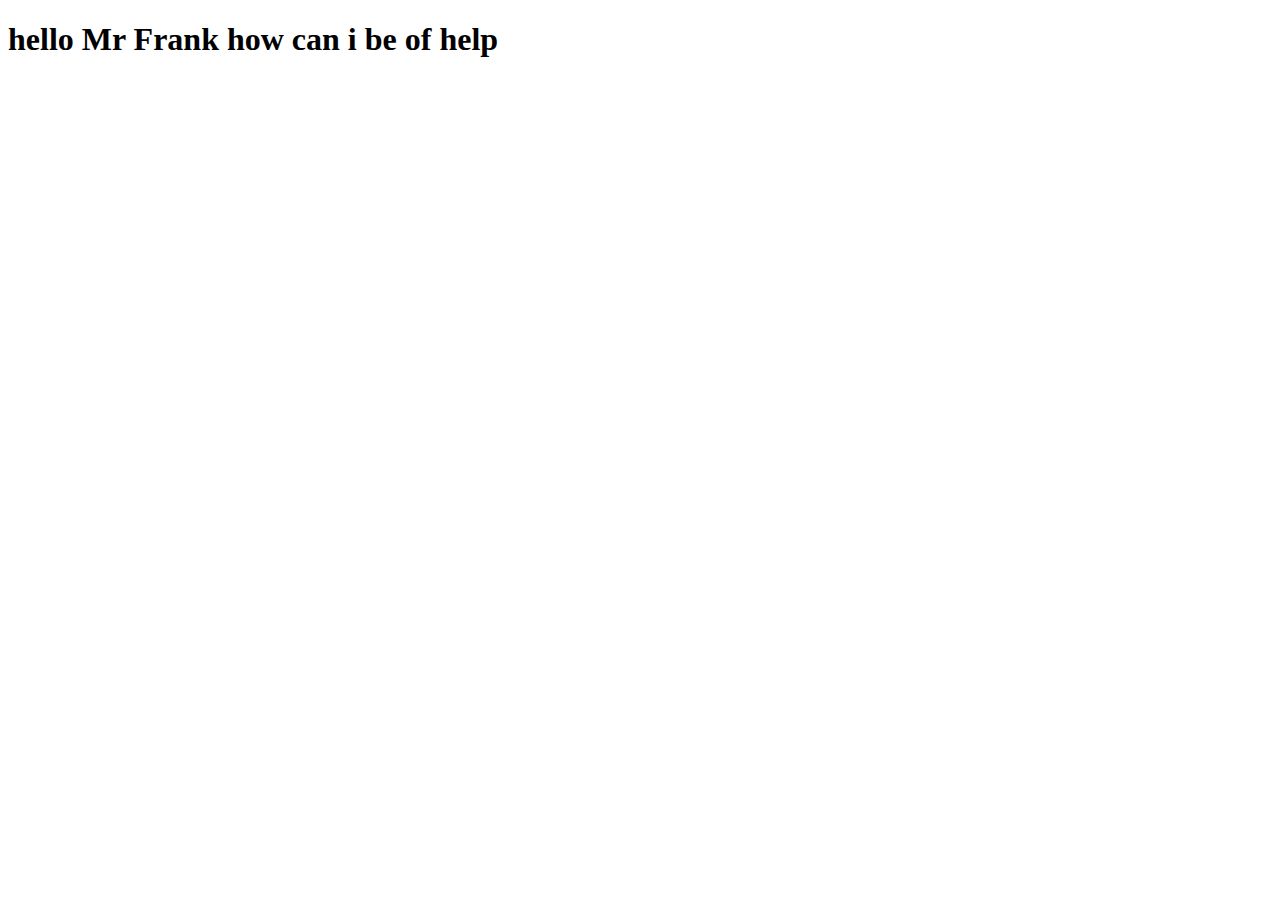
<file: index.html>
<!DOCTYPE html>
<html lang="en">
<head>
    <meta charset="UTF-8">
    <meta name="viewport" content="width=device-width, initial-scale=1.0">
    <title>Frank 231</title>
</head>
<body>
    <h1>hello Mr Frank how can i be of help</h1>
</body>
</html>
</file>
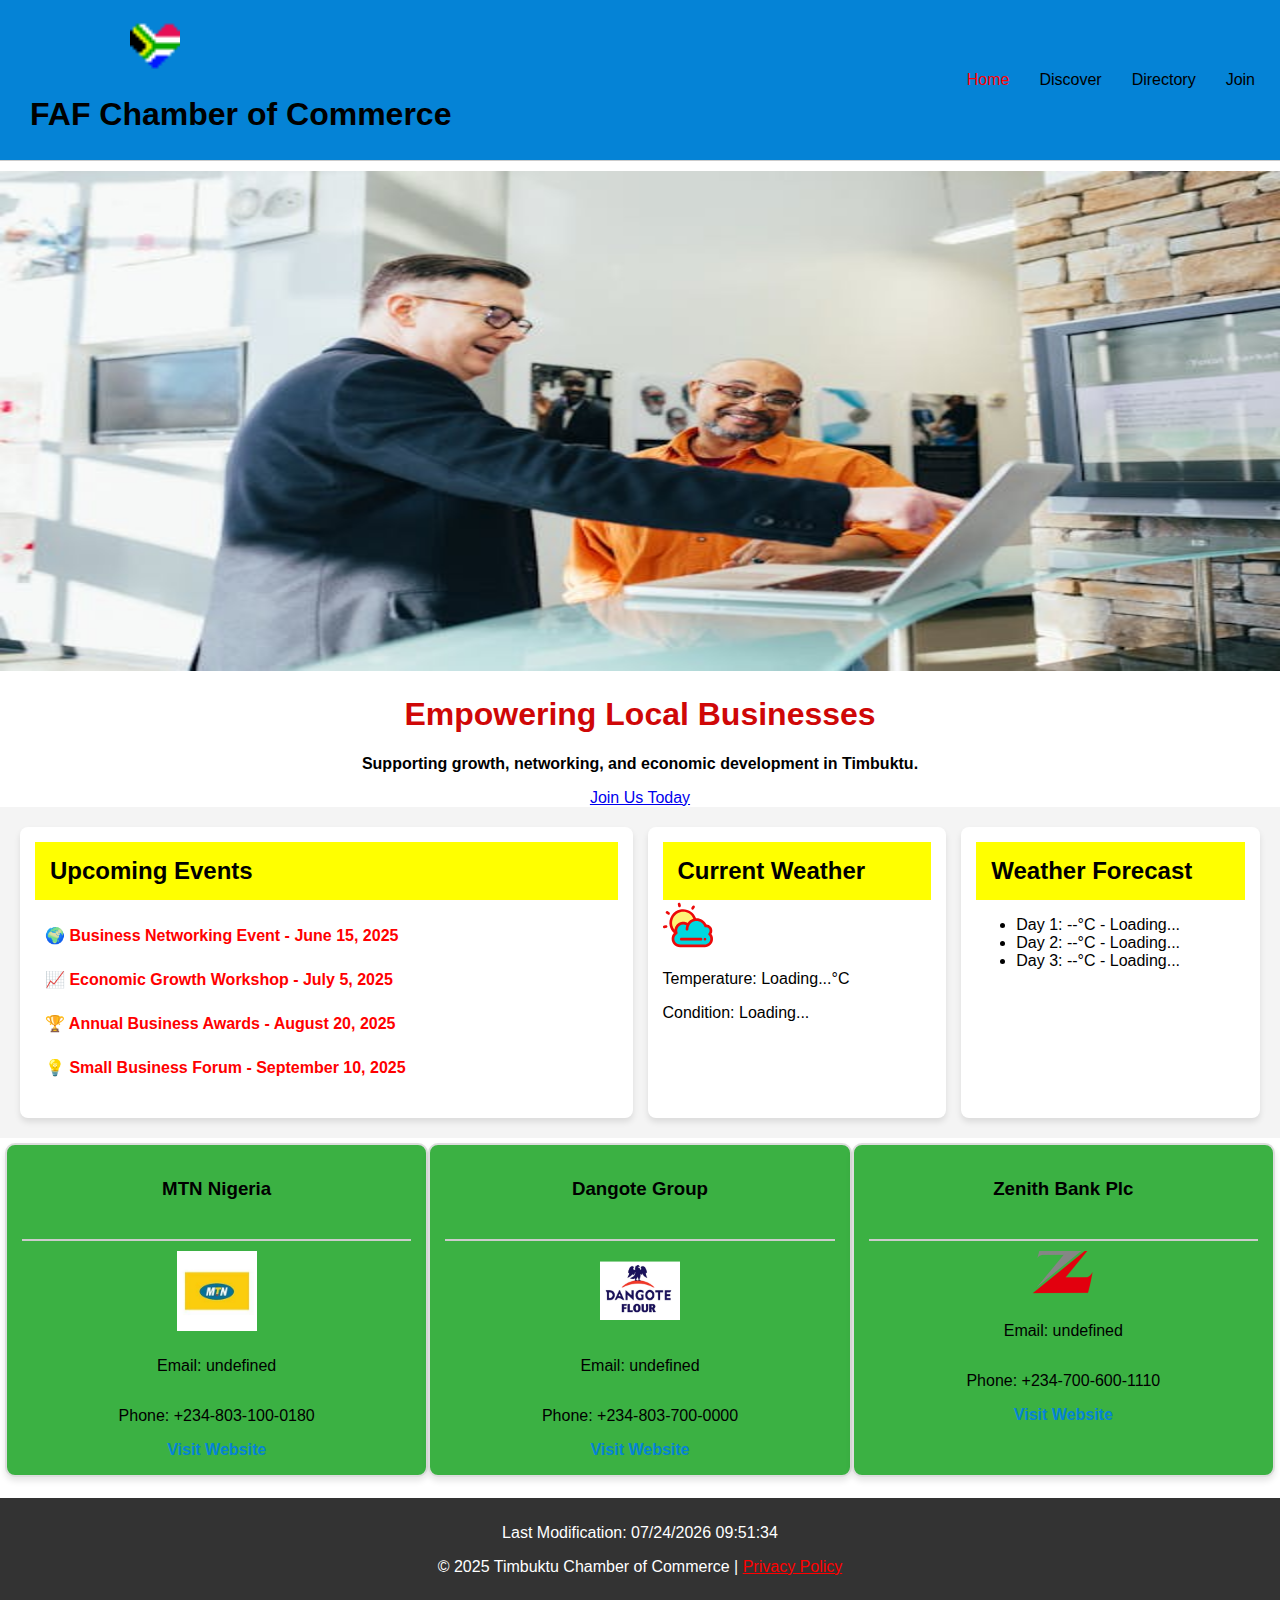
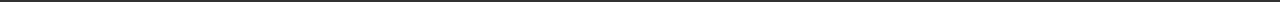
<file: chamber/index.html>
<!DOCTYPE html>
<html lang="en">
<head>
    <meta charset="UTF-8">
    <meta name="viewport" content="width=device-width, initial-scale=1.0">
    <title>Home Chamber of Commerce</title>
    <meta name="author" content="Franklin Akor Faeren">
    <meta name="discription" content="Dynamic Web Fundamentals Example-home page">
    <link rel="preconnect" href="https://fonts.googleapis.com">
    <link rel="preconnect" href="https://fonts.gstatic.com" crossorigin>
    <link href="https://fonts.googleapis.com/css2?family=Roboto:ital,wght@0,100..900;1,100..900&display=swap" rel="stylesheet">
    <link rel="stylesheet" href="styles/chamber-home.css">
    <script defer src="scripts/chamber-home.js"></script>
</head>
<body>
    <header>
        <div class="logo">
            <img src="images/favicon (1).png" alt="FAF Chamber of Commerce">
            <h1>FAF Chamber of Commerce</h1>
        </div>
        <nav>
            <ul>
                <li><a href="https://faftech3210.github.io/wdd231/chamber/index.html" class="active-page">Home</a></li>
                <li><a href="https://faftech3210.github.io/wdd231/chamber/discover.html">Discover</a></li>
                <li><a href="https://faftech3210.github.io/wdd231/chamber/directory.html">Directory</a></li>
                <li><a href="https://faftech3210.github.io/wdd231/chamber/join.html">Join</a></li>
            </ul>
        </nav>
    </header>

    <main>
        <section id="hero">
            <picture>
                <source srcset="image/chamber-home-hero-large.jpg" media="min-width: 650px">
                <img src="images/hero-small.jpg" width="400" height="200" alt="chamber home image">
            </picture>
            <h1>Empowering Local Businesses</h1>
            <p>Supporting growth, networking, and economic development in Timbuktu.</p>
            <a href="#" class="cta">Join Us Today</a>
        </section>

        <!-- Events, Weather & Forecast Section -->
        <section id="info-section">
            <div id="events" class="grid-item">
                <h2>Upcoming Events</h2>
                <ul>
                    <li>🌍 Business Networking Event - June 15, 2025</li>
                    <li>📈 Economic Growth Workshop - July 5, 2025</li>
                    <li>🏆 Annual Business Awards - August 20, 2025</li>
                    <li>💡 Small Business Forum - September 10, 2025</li>
                </ul>
            </div>

            <div id="weather-current" class="grid-item">
                <h2>Current Weather</h2>
                <img src="images/cloudy-weather-svgrepo-com.svg" width="50" height="50" alt="Weather Icon">
                <p>Temperature: <span id="temperature">Loading...</span>°C</p>
                <p>Condition: <span id="weather-description">Loading...</span></p>
            </div>

            <div id="weather-forecast" class="grid-item">
                <h2>Weather Forecast</h2>
                <ul id="forecast">
                    <li>Day 1: <span class="forecast-temp">--</span>°C - <span class="forecast-desc">Loading...</span></li>
                    <li>Day 2: <span class="forecast-temp">--</span>°C - <span class="forecast-desc">Loading...</span></li>
                    <li>Day 3: <span class="forecast-temp">--</span>°C - <span class="forecast-desc">Loading...</span></li>
                </ul>
            </div>
        </section>

        <!-- Spotlight Section -->
        <section id="spotlight">
            <div id="spotlight-container" class="grid-view"></div>
        </section>
    </main>

    <footer>
        <p id="lastModified"></p>
        <p>&copy; 2025 Timbuktu Chamber of Commerce | <a href="#">Privacy Policy</a></p>
    </footer>
</body>
</html>
</file>
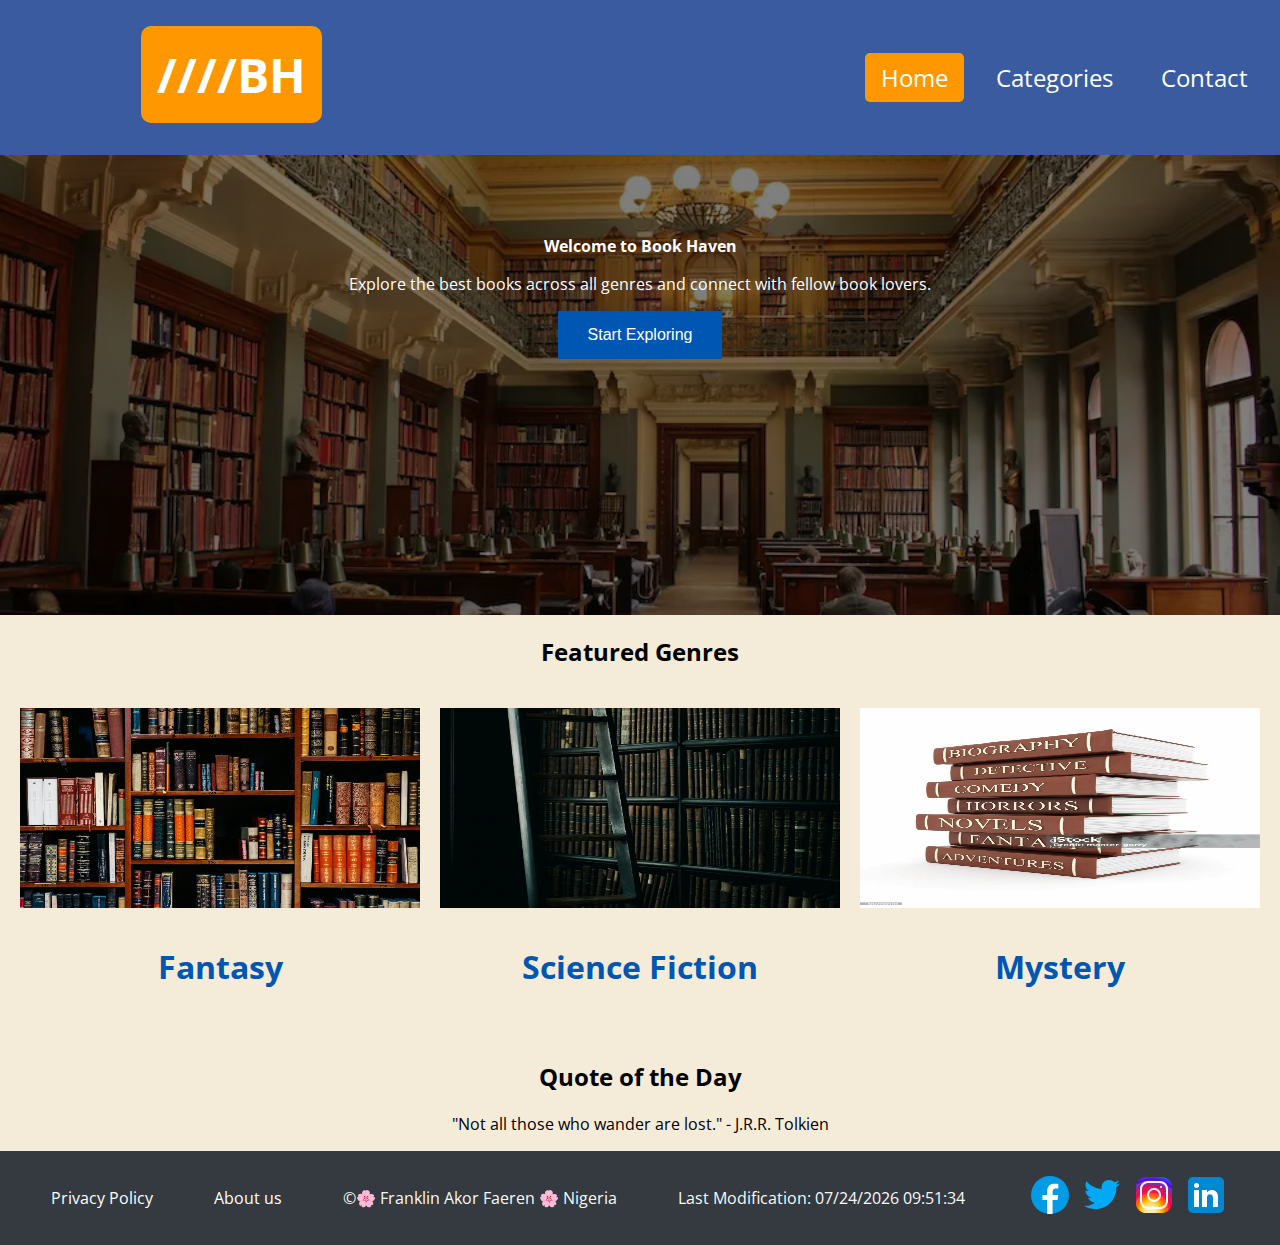
<file: project/index.html>
<!DOCTYPE html>
<html lang="en">
<head>
    <meta charset="UTF-8">
    <meta name="viewport" content="width=device-width, initial-scale=1.0">
    <title>Book Haven - Discover & Connect</title>
    <meta name="author" content="Franklin Akor Faeren">
    <meta name="discription" content="Dynamic Web Fundamentals Example-home page">
    <link rel="preconnect" href="https://fonts.googleapis.com">
    <link rel="preconnect" href="https://fonts.gstatic.com" crossorigin>
    <link href="https://fonts.googleapis.com/css2?family=Open+Sans:ital,wght@0,300..800;1,300..800&family=Roboto:ital,wght@0,100..900;1,100..900&display=swap" rel="stylesheet">
    <link rel="stylesheet" href="styles/home.css">
    <script defer src="scripts/home.js"></script>
</head>
<body>
    <header>
        <nav>
            <h1>////BH</h1>
            <button id="myButton">&#9776</button>
            <button id="closeButton">✖</button>
            <ul class="menulinks">
                <li><a class="active-page" href="#">Home</a></li>
                <li><a href="#">Categories</a></li>
                <li><a href="#">Contact</a></li>
            </ul>
        </nav>
    </header>

    <section class="hero">
        <h1>Welcome to Book Haven</h1>
        <p>Explore the best books across all genres and connect with fellow book lovers.</p>
        <button class="cta">Start Exploring</button>
    </section>

    <section class="genre-highlights">
        <h2>Featured Genres</h2>
        <div class="genre-list">
            <div class="genre">
                <img src="images/books.webp" width="200" height="100"alt="Fantasy">
                <h3>Fantasy</h3>
            </div>
            <div class="genre">
                <img src="images/herodark.webp" width="200" height="100"alt="Sci-Fi">
                <h3>Science Fiction</h3>
            </div>
            <div class="genre">
                <img src="images/Genres.webp" width="200" height="100" alt="Mystery">
                <h3>Mystery</h3>
            </div>
        </div>
    </section>

    <section class="quote-of-the-day">
        <h2>Quote of the Day</h2>
        <blockquote id="quote">"Books are a uniquely portable magic." - Stephen King</blockquote>
    </section>

    <footer>
        <a href="#">Privacy Policy</a>
        <a href="#">About us</a>
        <p id="p1">&copy;🌸 Franklin Akor Faeren 🌸 Nigeria</p>
        <p id="lastModified"></p>
        <div class="social-icons">
            <span><img src="images/facebook.svg" alt="facebook"></span>
            <span><img src="images/twitter.svg" alt="twitter"></span>
            <span><img src="images/instagram.svg" alt="instagram"></span>
            <span><img src="images/linkedin.svg" alt="linkedin"></span>
        </div>
    </footer>
</body>
</html>
</file>
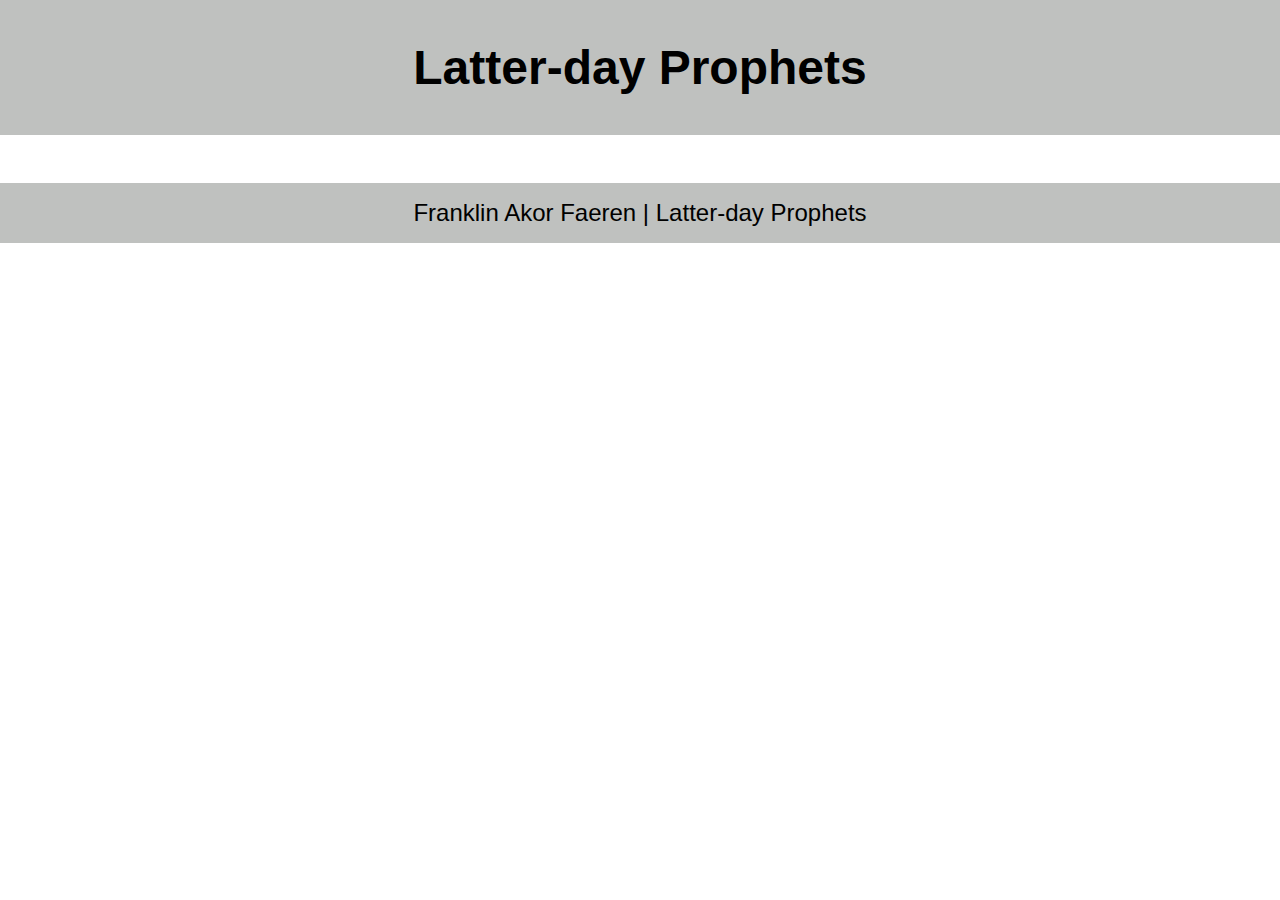
<file: prophets.html>
<!DOCTYPE html>
<html lang="en">
<head>
    <meta charset="UTF-8">
    <meta name="viewport" content="width=device-width, initial-scale=1.0">
    <title>Latter Days Saint Prophets</title>
    <link rel="preconnect" href="https://fonts.googleapis.com">
    <link rel="preconnect" href="https://fonts.gstatic.com" crossorigin>
    <link href="https://fonts.googleapis.com/css2?family=Roboto:ital,wght@0,100..900;1,100..900&display=swap" rel="stylesheet">
    <link rel="stylesheet" href="styles/prophets.css">
    <script src="scripts/prophets.js"defer></script>
</head>
<body>
    <header>
        <h1>Latter-day Prophets</h1>
    </header>
    <main>
        <div id="cards"></div>
    </main>
<footer>
    Franklin Akor Faeren | Latter-day Prophets
</footer>
</body>
</html>
</file>
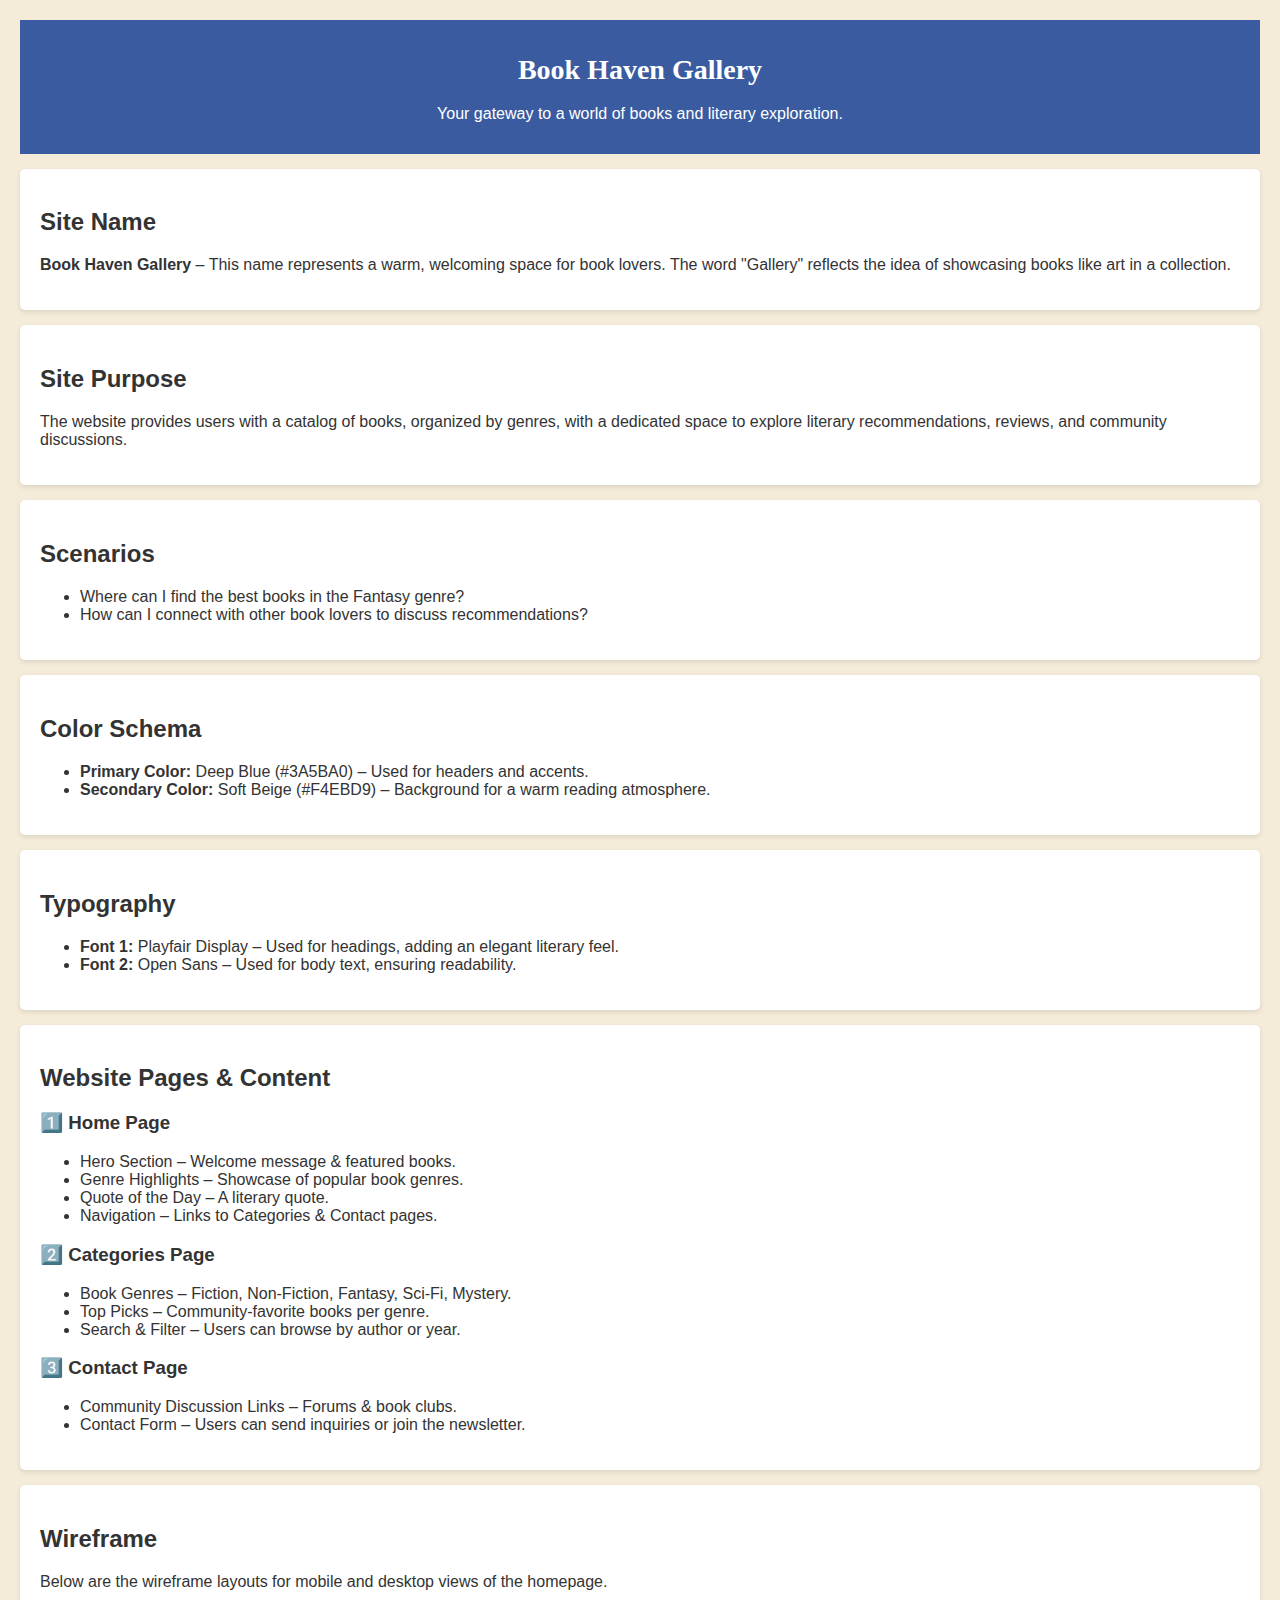
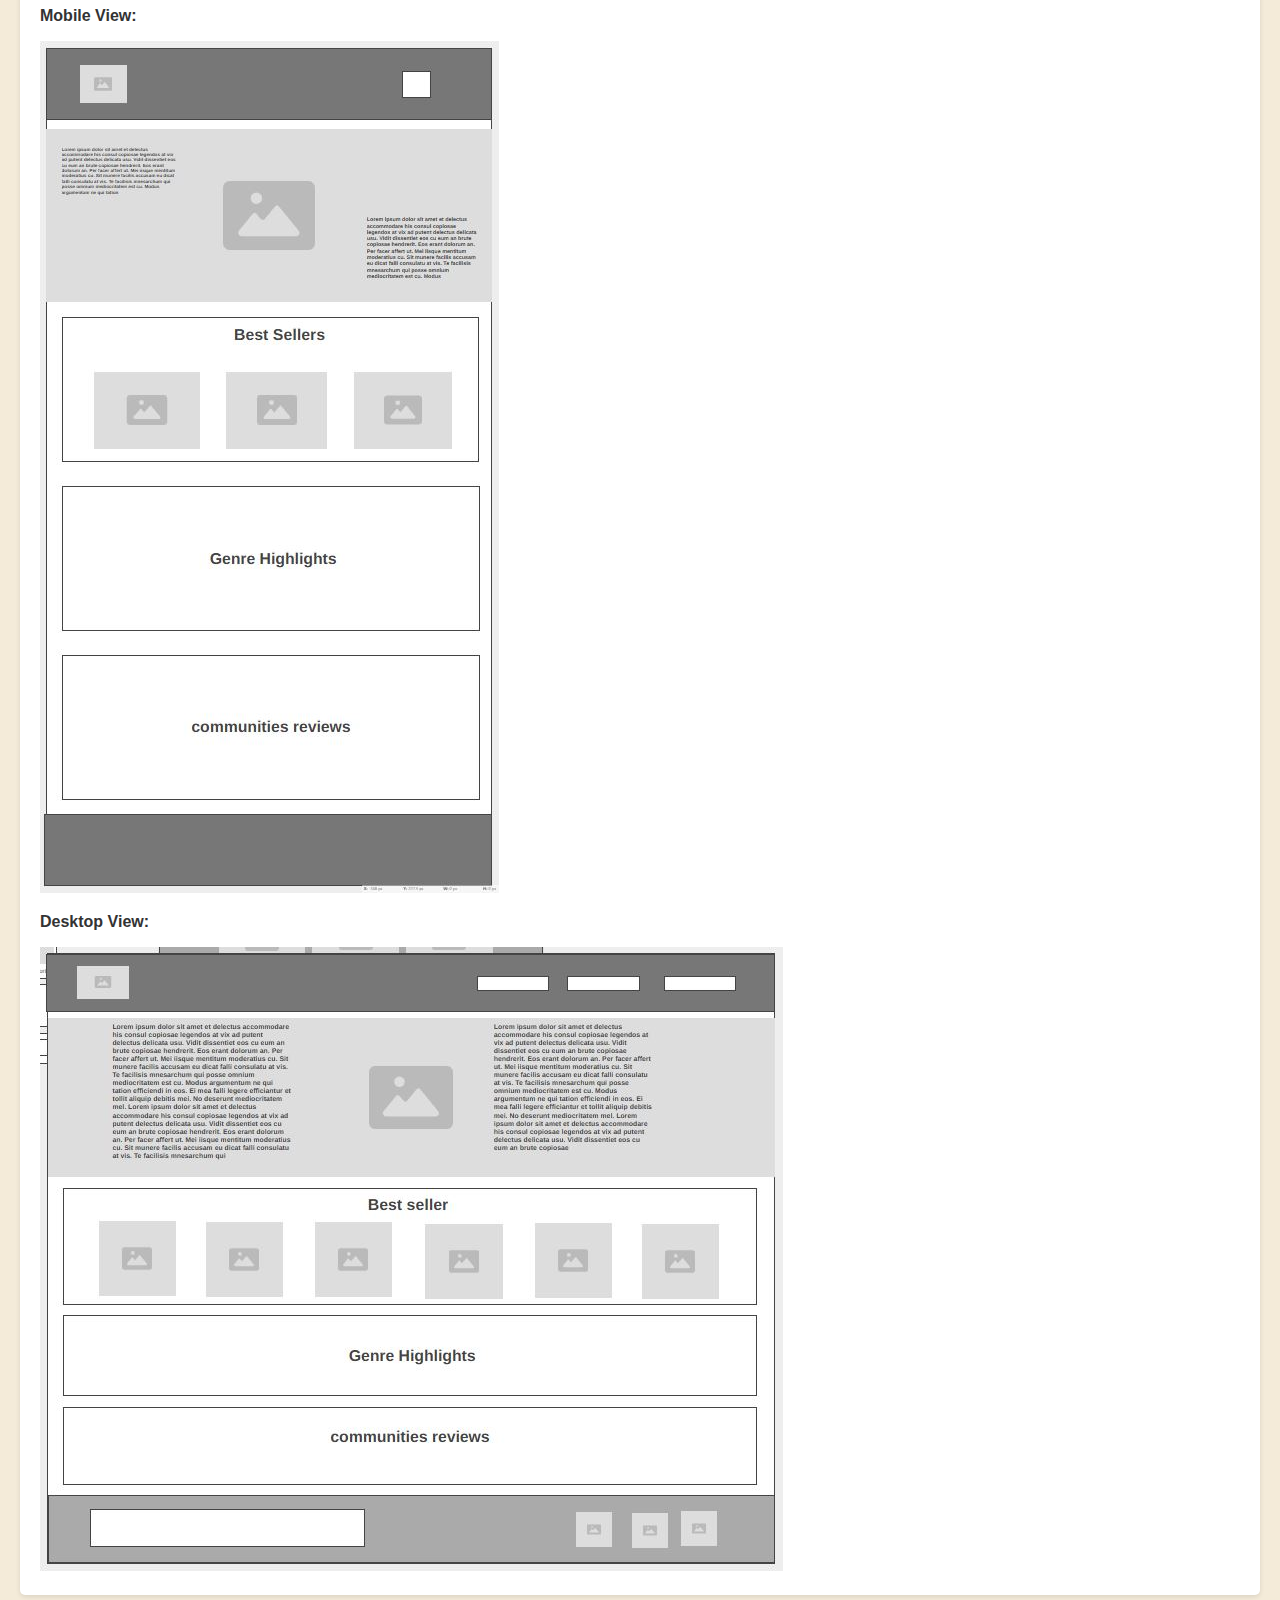
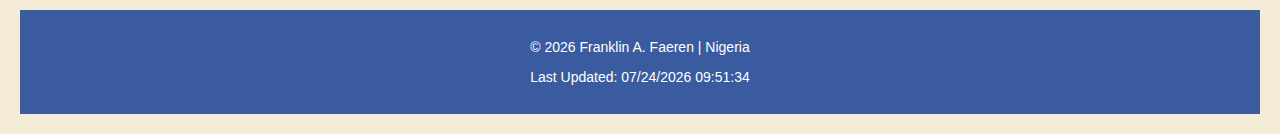
<file: websit-plan.html>
<!DOCTYPE html>
<html lang="en">
<head>
    <meta charset="UTF-8">
    <meta name="viewport" content="width=device-width, initial-scale=1.0">
    <title>Book Haven Gallery - Site Plan</title>
    <link rel="preconnect" href="https://fonts.googleapis.com">
    <link rel="preconnect" href="https://fonts.gstatic.com" crossorigin>
    <link href="https://fonts.googleapis.com/css2?family=Roboto:ital,wght@0,100..900;1,100..900&display=swap" rel="stylesheet">
    <link rel="stylesheet" href="styles/plan.css">
    <script src="scripts/plan.js"defer></script>
</head>
<body>
    <header>
        <h1>Book Haven Gallery</h1>
        <p>Your gateway to a world of books and literary exploration.</p>
    </header>

    <!-- Site Name -->
    <section id="site-name">
        <h2>Site Name</h2>
        <p><strong>Book Haven Gallery</strong> – This name represents a warm, welcoming space for book lovers. The word "Gallery" reflects the idea of showcasing books like art in a collection.</p>
    </section>

    <!-- Site Purpose -->
    <section id="site-purpose">
        <h2>Site Purpose</h2>
        <p>The website provides users with a catalog of books, organized by genres, with a dedicated space to explore literary recommendations, reviews, and community discussions.</p>
    </section>

    <!-- Scenarios -->
    <section id="scenarios">
        <h2>Scenarios</h2>
        <ul>
            <li>Where can I find the best books in the Fantasy genre?</li>
            <li>How can I connect with other book lovers to discuss recommendations?</li>
        </ul>
    </section>

    <!-- Color Schema -->
    <section id="color-schema">
        <h2>Color Schema</h2>
        <ul>
            <li><strong>Primary Color:</strong> Deep Blue (#3A5BA0) – Used for headers and accents.</li>
            <li><strong>Secondary Color:</strong> Soft Beige (#F4EBD9) – Background for a warm reading atmosphere.</li>
        </ul>
    </section>

    <!-- Typography -->
    <section id="typography">
        <h2>Typography</h2>
        <ul>
            <li><strong>Font 1:</strong> Playfair Display – Used for headings, adding an elegant literary feel.</li>
            <li><strong>Font 2:</strong> Open Sans – Used for body text, ensuring readability.</li>
        </ul>
    </section>

    <!-- Website Pages -->
    <section id="pages">
        <h2>Website Pages & Content</h2>

        <h3>1️⃣ Home Page</h3>
        <ul>
            <li>Hero Section – Welcome message & featured books.</li>
            <li>Genre Highlights – Showcase of popular book genres.</li>
            <li>Quote of the Day – A literary quote.</li>
            <li>Navigation – Links to Categories & Contact pages.</li>
        </ul>

        <h3>2️⃣ Categories Page</h3>
        <ul>
            <li>Book Genres – Fiction, Non-Fiction, Fantasy, Sci-Fi, Mystery.</li>
            <li>Top Picks – Community-favorite books per genre.</li>
            <li>Search & Filter – Users can browse by author or year.</li>
        </ul>

        <h3>3️⃣ Contact Page</h3>
        <ul>
            <li>Community Discussion Links – Forums & book clubs.</li>
            <li>Contact Form – Users can send inquiries or join the newsletter.</li>
        </ul>
    </section>

    <!-- Wireframe -->
    <section id="wireframe">
        <h2>Wireframe</h2>
        <p>Below are the wireframe layouts for mobile and desktop views of the homepage.</p>
        <p><strong>Mobile View:</strong></p>
        <img src="images/smallscreen001-min.JPG" alt="Mobile Wireframe">
        <p><strong>Desktop View:</strong></p>
        <img src="images/bigscreen-min.JPG" alt="Desktop Wireframe">
    </section>

    <footer>
        <p>&copy; <span id="currentyear"></span> Franklin A. Faeren | Nigeria</p>
        <p id="lastModified"></p>
    </footer>
</body>
</html>
</file>
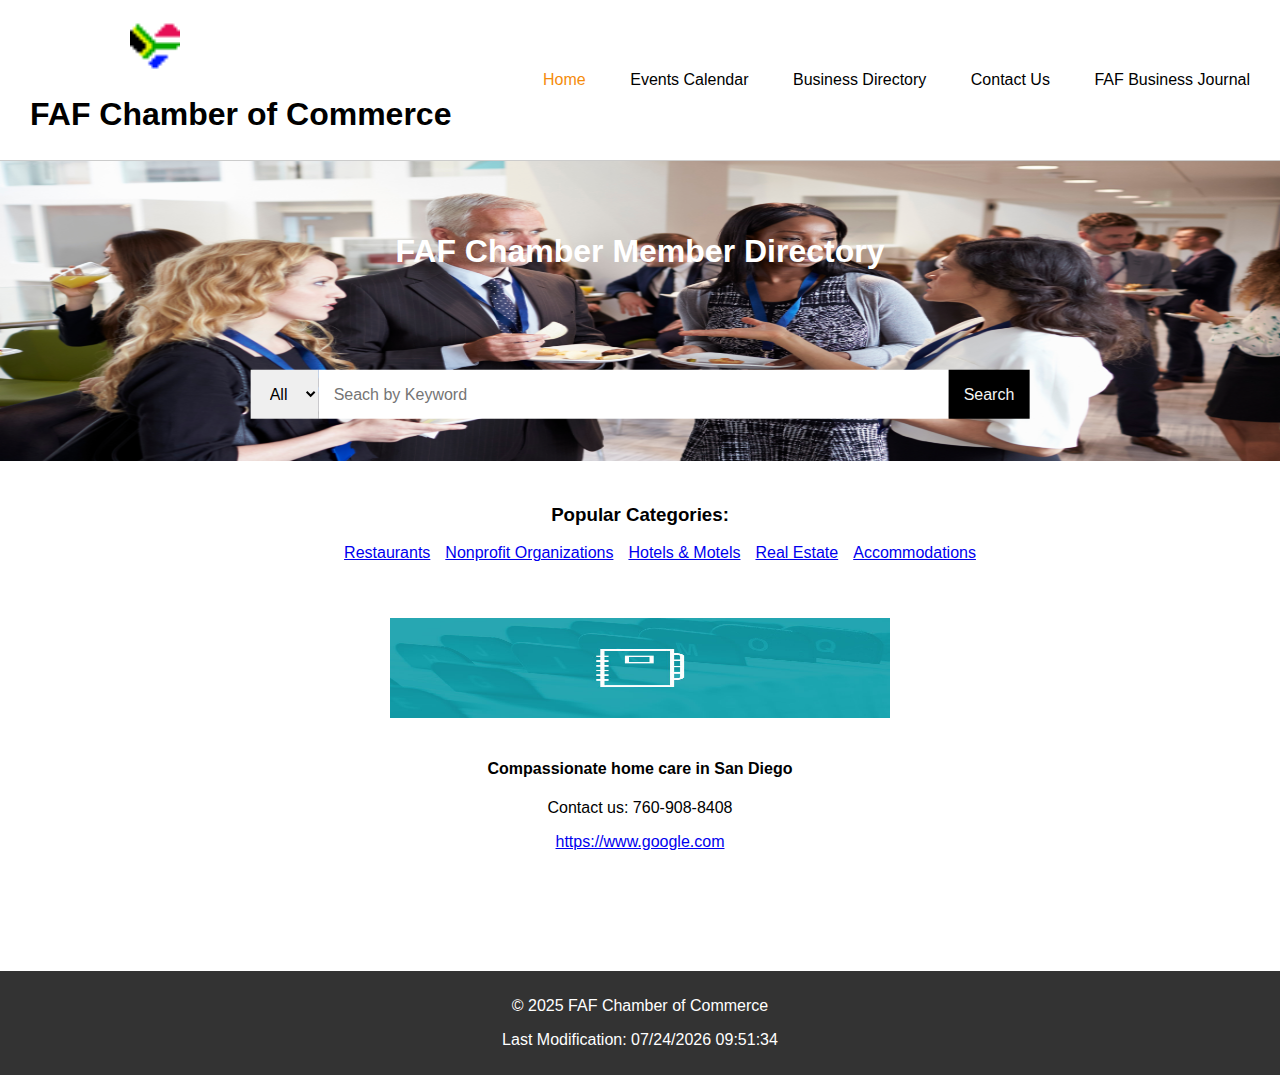
<file: cfc/cfc.html>
<!DOCTYPE html>
<html lang="en">
<head>
    <meta charset="UTF-8">
    <meta name="viewport" content="width=device-width, initial-scale=1.0">
    <title>FAF Chamber of Commerce</title>
    <meta name="author" content="Franklin Akor Faeren">
    <meta name="discription" content="Dynamic Web Fundamentals Example-home page">
    <link rel="preconnect" href="https://fonts.googleapis.com">
    <link rel="preconnect" href="https://fonts.gstatic.com" crossorigin>
    <link href="https://fonts.googleapis.com/css2?family=Roboto:ital,wght@0,100..900;1,100..900&display=swap" rel="stylesheet">
    <link rel="stylesheet" href="styles/cfc.css">
</head>
<body>
    <header>
        <div class="logo">
            <img src="images/favicon (1).png" alt="FAF Chamber of Commerce">
            <h1>FAF Chamber of Commerce</h1>
        </div>
        <nav>
            <ul>
                <li><a href="#" class="active-page">Home</a></li>
                <li><a href="#">Events Calendar</a></li>
                <li><a href="#">Business Directory</a></li>
                <li><a href="#">Contact Us</a></li>
                <li><a href="#">FAF Business Journal</a></li>
            </ul>
        </nav>
    </header>
    
    <main>
        <section class="search-section">
            <div class="background-image">
                <img src="images/chamber-networking-feature.webp" height="200" alt="Board Members">
            </div>
            <div class="search-bar">
                <h2>FAF Chamber Member Directory</h2>
                <form>
                    <label for="options"></label>
                    <select id="options" name="options">
                        <option>All</option>
                    </select>
                    <label for="text"></label>
                    <input type="text" id="text" name="text" placeholder="Seach by Keyword">
                    <button type="submit">Search</button>
                </form>
            </div>
        </section>
        
        <section class="categories">
            <h3>Popular Categories:</h3>
            <ul>
                <li><a href="#">Restaurants</a></li>
                <li><a href="#">Nonprofit Organizations</a></li>
                <li><a href="#">Hotels & Motels</a></li>
                <li><a href="#">Real Estate</a></li>
                <li><a href="#">Accommodations</a></li>
            </ul>
        </section>
        
        <section class="advertisement">
            <div class="ad-content">
                <img src="images/ablcc-resources_useful-addresses4-min.jpg" width="500" height="100"  alt="Compassionate home care in San Diego">
                <div class="ad-text">
                    <h4>Compassionate home care in San Diego</h4>
                    <p>Contact us: 760-908-8408</p>
                    <a href="#">https://www.google.com</a>
                </div>
            </div>
        </section>
    </main>
    
    <footer>
        <p>&copy; 2025 FAF Chamber of Commerce</p>
        <p id="lastModified"></p>
    </footer>
    <script src="scripts/cfc.js"></script>
</body>
</html>
</file>
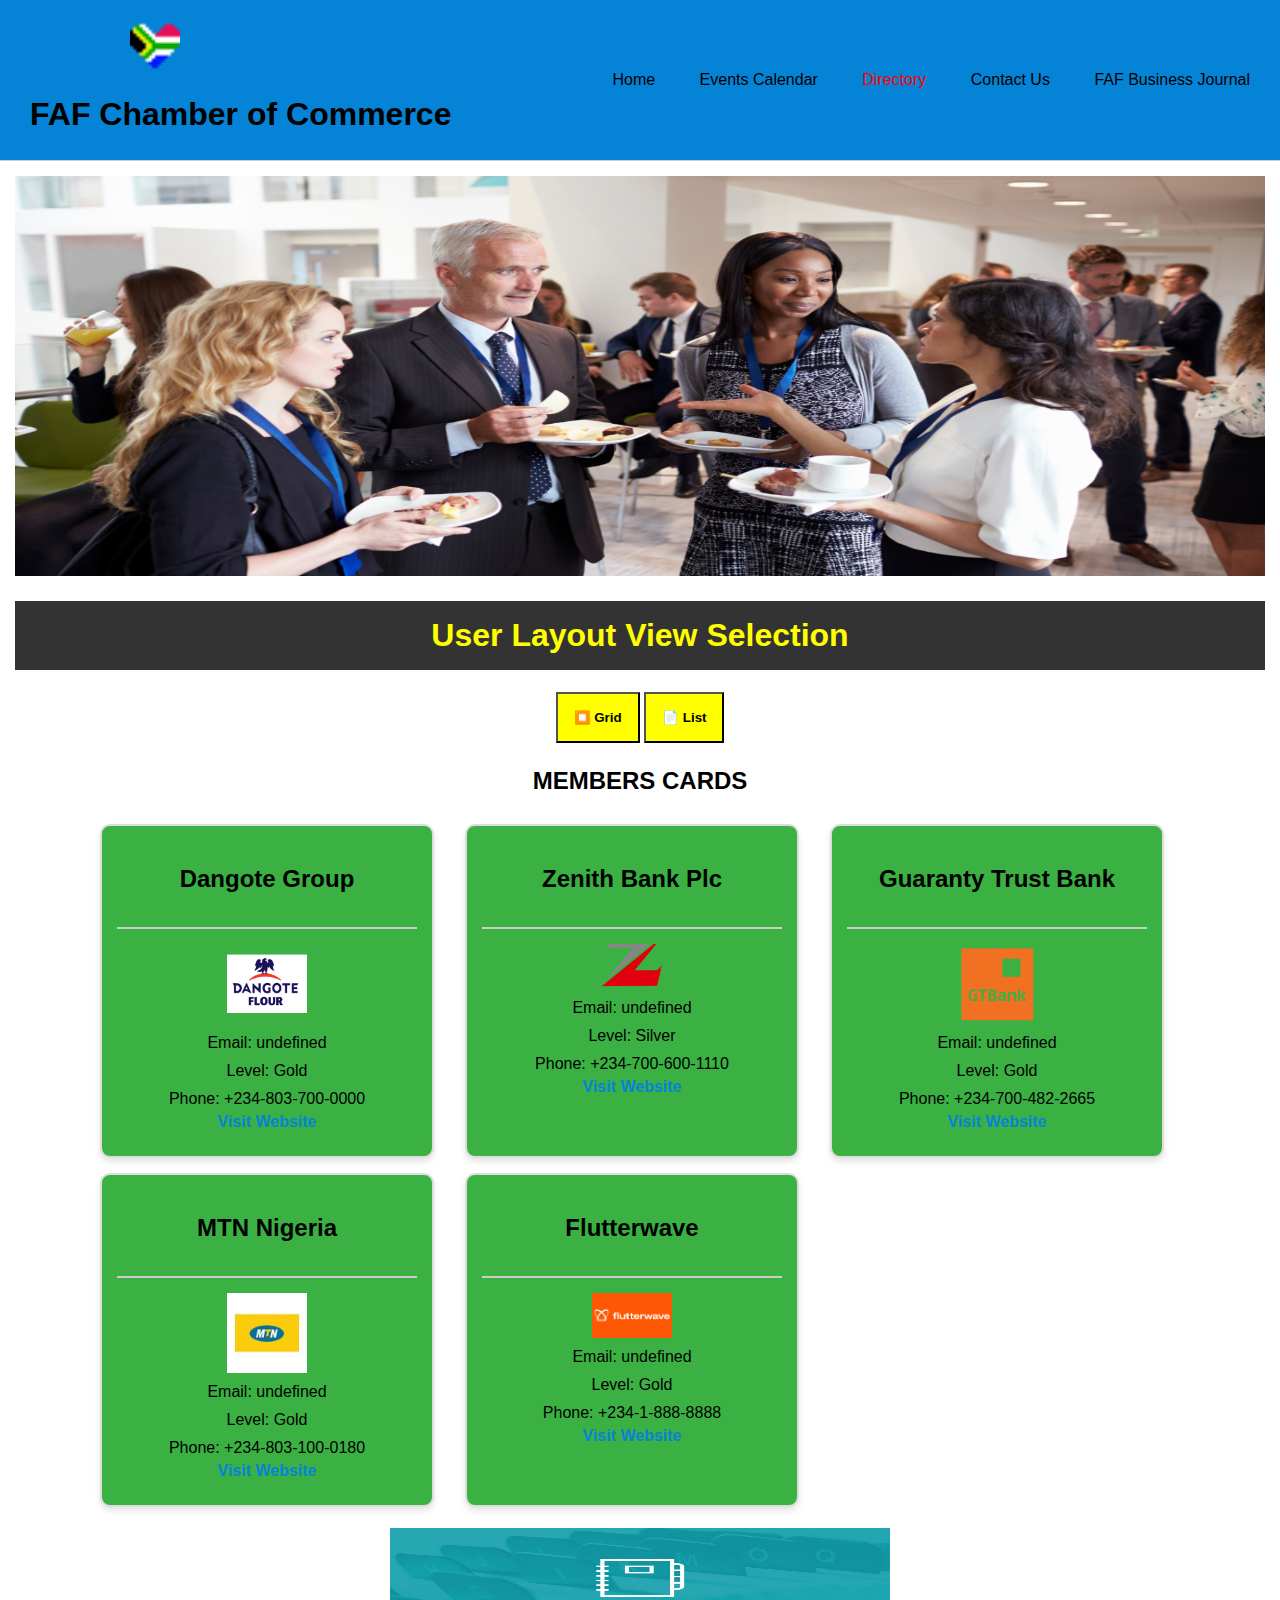
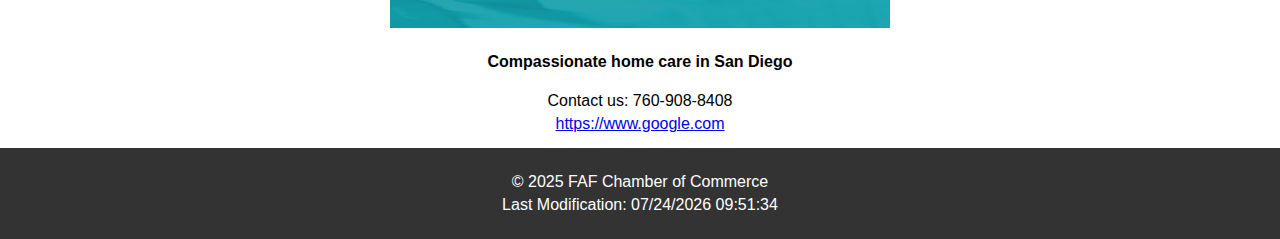
<file: chamber/directory.html>
<!DOCTYPE html>
<html lang="en">
<head>
    <meta charset="UTF-8">
    <meta name="viewport" content="width=device-width, initial-scale=1.0">
    <title>FAF Chamber of Commerce</title>
    <meta name="author" content="Franklin Akor Faeren">
    <meta name="description" content="Dynamic Web Fundamentals Example-home page">
    <link rel="preconnect" href="https://fonts.googleapis.com">
    <link rel="preconnect" href="https://fonts.gstatic.com" crossorigin>
    <link href="https://fonts.googleapis.com/css2?family=Roboto:ital,wght@0,100..900;1,100..900&display=swap" rel="stylesheet">
    <link rel="stylesheet" href="styles/directory.css">
</head>
<body>
    <header>
        <div class="logo">
            <img src="images/favicon (1).png" alt="FAF Chamber of Commerce">
            <h1>FAF Chamber of Commerce</h1>
        </div>
        <a id="menu" href="#"></a>
        <nav class="nav-bar">
            <ul>
                <li><a href="https://faftech3210.github.io/wdd231/chamber/index.html">Home</a></li>
                <li><a href="#">Events Calendar</a></li>
                <li><a href="#" class="active-page">Directory</a></li>
                <li><a href="#">Contact Us</a></li>
                <li><a href="#">FAF Business Journal</a></li>
            </ul>
        </nav>
    </header>
    
    <main>
        <section class="search-section">
            <div class="background-image">
                <img src="images/chamber-networking-feature.webp" height="200" alt="Board Members">
            </div>
        </section>
        
         <!-- Spotlight Section -->
        <section id="spotlight">
            <h1>User Layout View Selection</h1>
	        <div class="menu">
		        <button id="grid">⏹️ Grid</button>
		        <button id="list">📄 List</button>
	        </div>
            <h3>MEMBERS CARDS</h3>
            <div id="spotlight-container"></div>
        </section>
        
        <section class="advertisement">
            <div class="ad-content">
                <img src="images/ablcc-resources_useful-addresses4-min.jpg" width="500" height="100"  alt="Compassionate home care in San Diego">
                <div class="ad-text">
                    <h4>Compassionate home care in San Diego</h4>
                    <p>Contact us: 760-908-8408</p>
                    <a href="#">https://www.google.com</a>
                </div>
            </div>
        </section>
    </main>
    
    <footer>
        <p>&copy; 2025 FAF Chamber of Commerce</p>
        <p id="lastModified"></p>
    </footer>
    <script src="scripts/directory.js"></script>
</body>
</html>
</file>
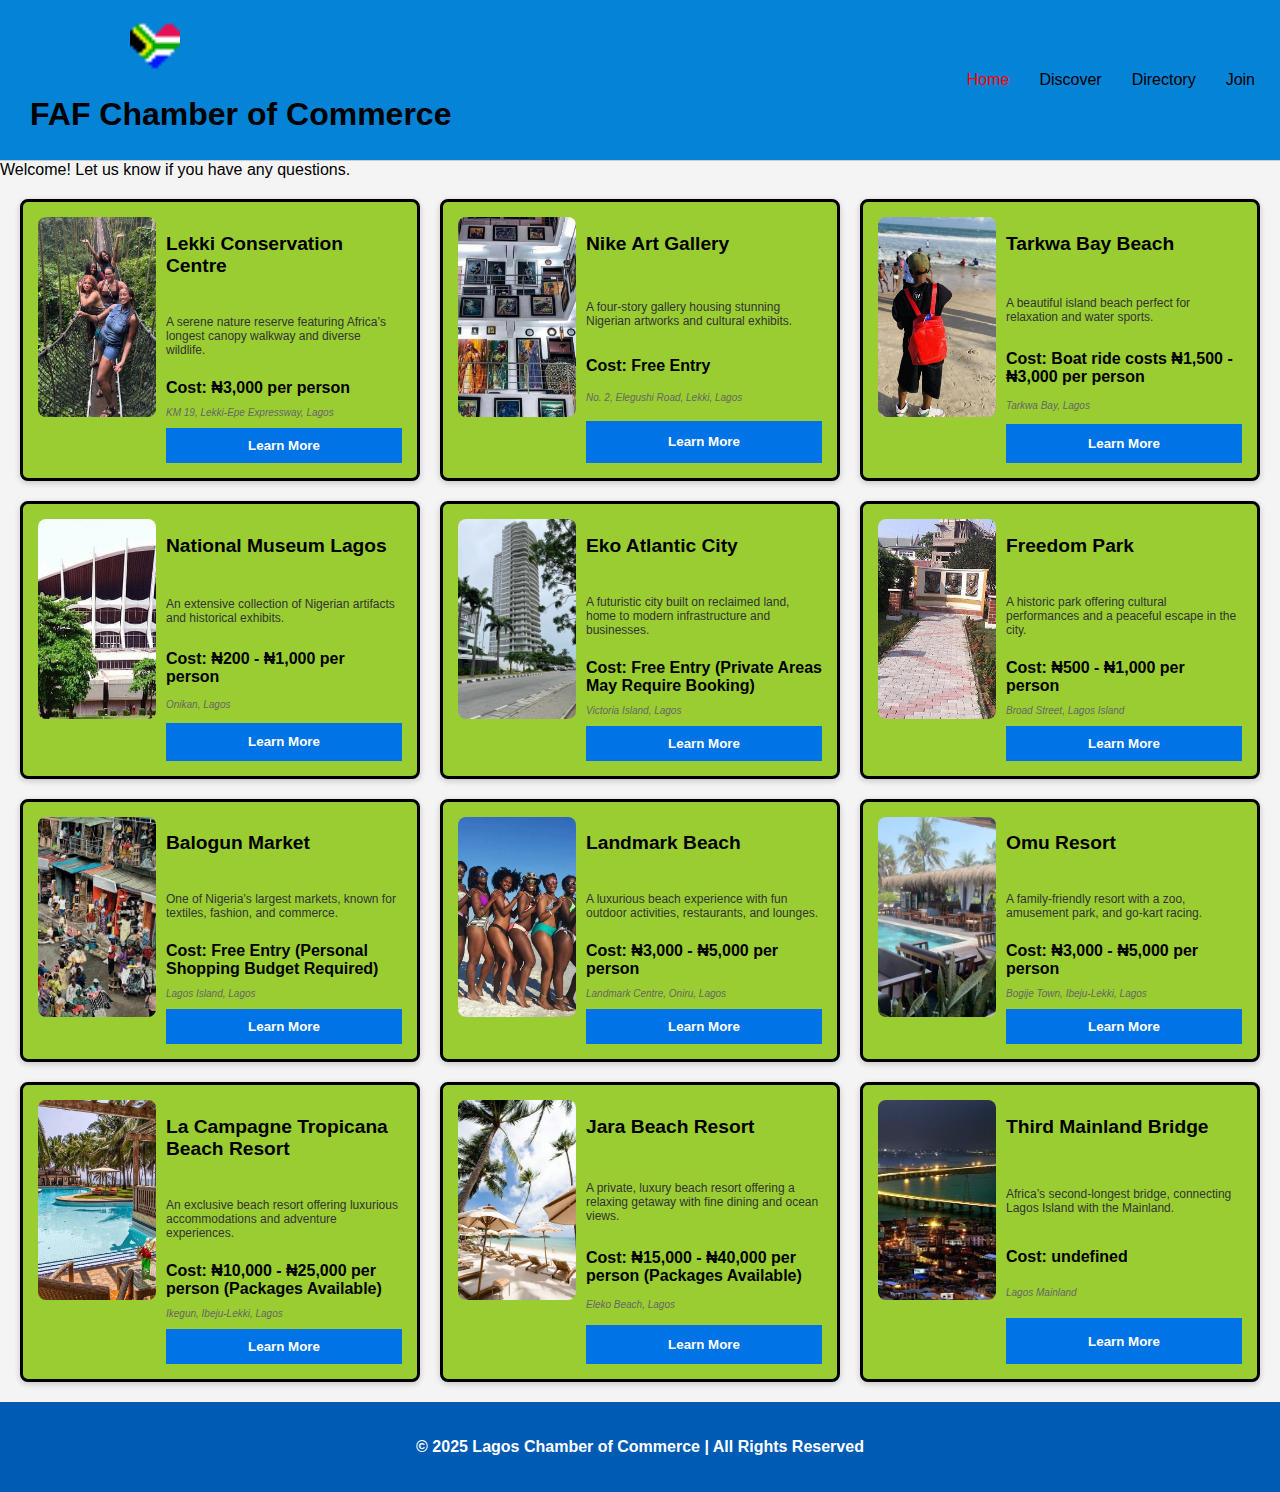
<file: chamber/discover.html>
<!DOCTYPE html>
<html lang="en">
<head>
    <meta charset="UTF-8">
    <meta name="viewport" content="width=device-width, initial-scale=1.0">
    <title>Discover Lagos City</title>
    <meta name="author" content="Franklin Akor Faeren">
    <meta name="discription" content="Dynamic Web Fundamentals Example-home page">
    <link rel="preconnect" href="https://fonts.googleapis.com">
    <link rel="preconnect" href="https://fonts.gstatic.com" crossorigin>
    <link href="https://fonts.googleapis.com/css2?family=Roboto:ital,wght@0,100..900;1,100..900&display=swap" rel="stylesheet">
    <link rel="stylesheet" href="styles/discover.css">
    <script defer src="scripts/discover.js" type="module"></script>
</head>
<body>
    <header>
        <div class="logo">
            <img src="images/favicon (1).png" alt="FAF Chamber of Commerce">
            <h1>FAF Chamber of Commerce</h1>
        </div>
        <nav>
            <ul>
                <li><a href="https://faftech3210.github.io/wdd231/chamber/index.html" class="active-page">Home</a></li>
                <li><a href="https://faftech3210.github.io/wdd231/chamber/discover.html">Discover</a></li>
                <li><a href="https://faftech3210.github.io/wdd231/chamber/directory.html">Directory</a></li>
                <li><a href="https://faftech3210.github.io/wdd231/chamber/join.html">Join</a></li>
            </ul>
        </nav>
    </header>
    <main>
        <aside id="visitor-message"></aside>

        <section class="grid-container">
            <!-- Dynamic Items from JSON -->
        </section>
    </main>

    <footer>
        <p>&copy; 2025 Lagos Chamber of Commerce | All Rights Reserved</p>
         <p id="lastModified"></p>
    </footer>
</body>
</html>
</file>
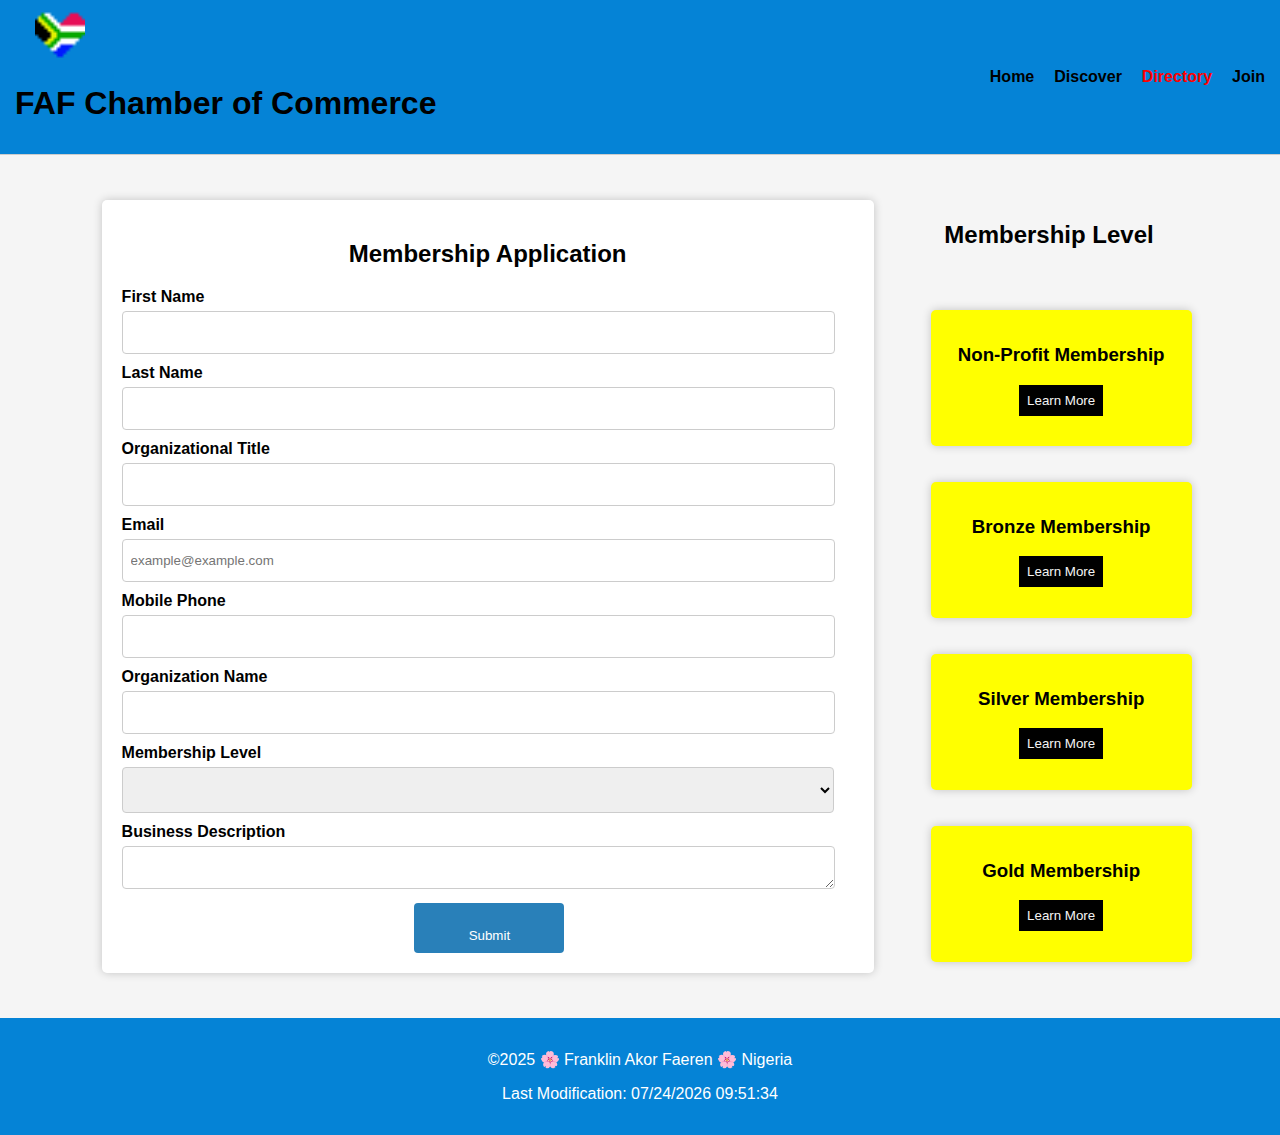
<file: chamber/join.html>
<!DOCTYPE html>
<html lang="en">
<head>
    <meta charset="UTF-8">
    <meta name="viewport" content="width=device-width, initial-scale=1.0">
    <title>Dynamic Web Fundamentals - Franklin A. Faeren</title>
    <meta name="author" content="Franklin Akor Faeren">
    <meta name="discription" content="Dynamic Web Fundamentals Example-home page">
    <link rel="preconnect" href="https://fonts.googleapis.com">
    <link rel="preconnect" href="https://fonts.gstatic.com" crossorigin>
    <link href="https://fonts.googleapis.com/css2?family=Roboto:ital,wght@0,100..900;1,100..900&display=swap" rel="stylesheet">
    <link rel="stylesheet" href="styles/join.css">
    <link rel="icon" href="favicon.ico">
</head>
<body>
    <header>
        <div class="logo">
            <img src="images/favicon (1).png" alt="FAF Chamber of Commerce">
            <h1>FAF Chamber of Commerce</h1>
        </div>
        <nav class="nav-bar">
            <ul>
                <li><a href="https://faftech3210.github.io/wdd231/chamber/index.html">Home</a></li>
                <li><a href="#">Discover</a></li>
                <li><a href="https://faftech3210.github.io/wdd231/chamber/directory.html" class="active-page">Directory</a></li>
                <li><a href="https://faftech3210.github.io/wdd231/chamber/join.html">Join</a></li>
            </ul>
            <button id="myButton">&#9776</button>
            <button id="closeButton">✖</button>
        </nav>
    </header>
    <main>
        <section class="membership-form">
            <h2>Membership Application</h2>
            <form method="get" action="thankyou.html">
                <label for="first-name">First Name</label>
                <input type="text" id="first-name" name="first-name" title="First Name" autocomplete="given-name" required>

                <label for="last-name">Last Name</label>
                <input type="text" id="last-name" name="last-name" title="Last Name" autocomplete="family-name" required>

                <label for="title">Organizational Title</label>
                <input type="text" id="title" name="title" title="Organizational Title" autocomplete="organization-title" pattern="[A-Za-z\\s\\-]{7,}">

                <label for="email">Email</label>
                <input type="email" id="email" name="email" title="Email Address" autocomplete="email" placeholder="example@example.com" required>

                <label for="phone">Mobile Phone</label>
                <input type="tel" id="phone" name="phone" title="Mobile Phone Number" autocomplete="tel" required>

                <label for="organization">Organization Name</label>
                <input type="text" id="organization" name="organization" title="Organization Name" autocomplete="organization" required>

                <label for="membership-level">Membership Level</label>
                <select id="membership-level" name="membership-level" title="Membership Level">
                    <option value="np">Non-Profit Membership (Free)</option>
                    <option value="bronze">Bronze Membership</option>
                    <option value="silver">Silver Membership</option>
                    <option value="gold">Gold Membership</option>
                </select>

                <label for="description">Business Description</label>
                <textarea id="description" name="description" title="Business Description"></textarea>

                <input type="hidden" id="timestamp" name="timestamp">

                <input type="submit" value="Submit">
            </form>
        </section>

        <section class="membership-cards">
            <h2>Membership Level</h2>
            <div class="card">
                <h3>Non-Profit Membership</h3>
                <button onclick="showModal('np-modal')">Learn More</button>
            </div>
            <div class="card">
                <h3>Bronze Membership</h3>
                <button onclick="showModal('bronze-modal')">Learn More</button>
            </div>
            <div class="card">
                <h3>Silver Membership</h3>
                <button onclick="showModal('silver-modal')">Learn More</button>
            </div>
            <div class="card">
                <h3>Gold Membership</h3>
                <button onclick="showModal('gold-modal')">Learn More</button>
            </div>
        </section>
    </main>
    <footer>
        <p>&copy;2025 🌸 Franklin Akor Faeren 🌸 Nigeria</p>
        <p id="lastModified"></p> 
    </footer>
    <script src="scripts/join.js"></script>
</body>
</html>
</file>
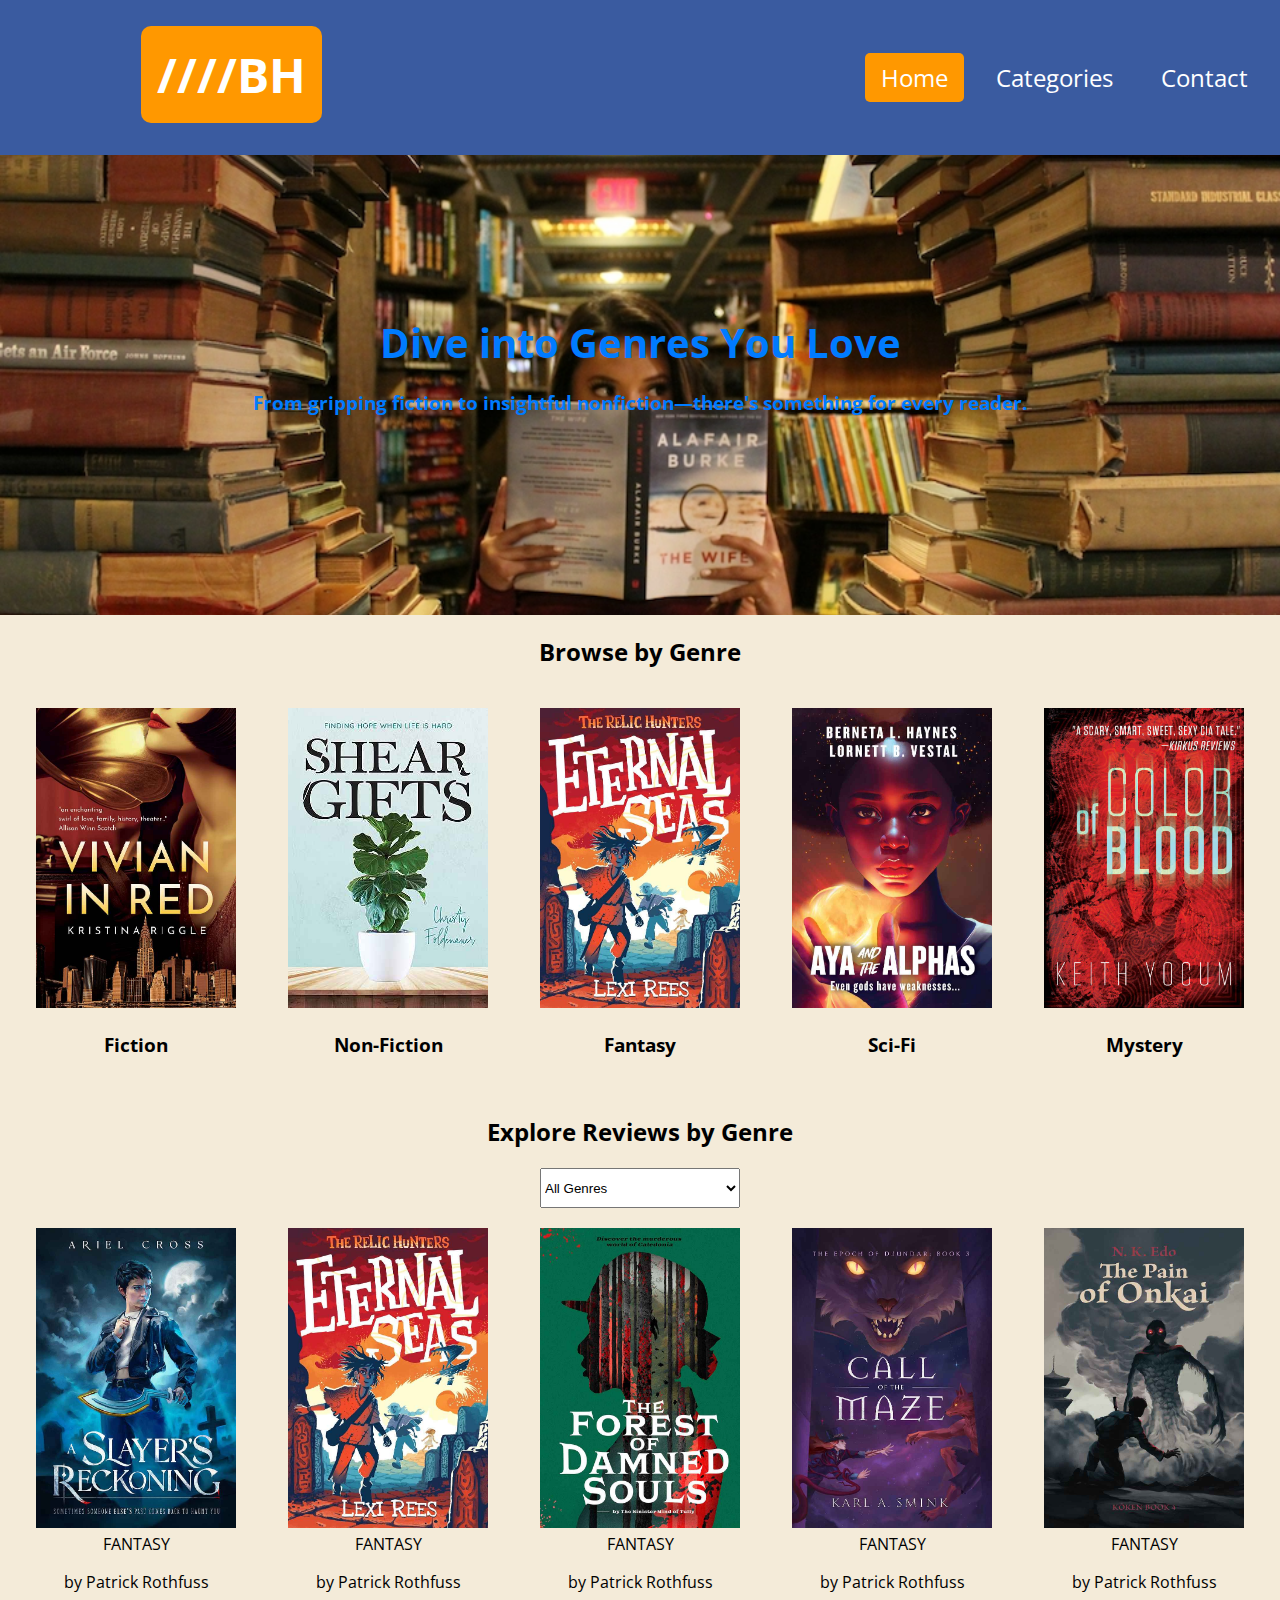
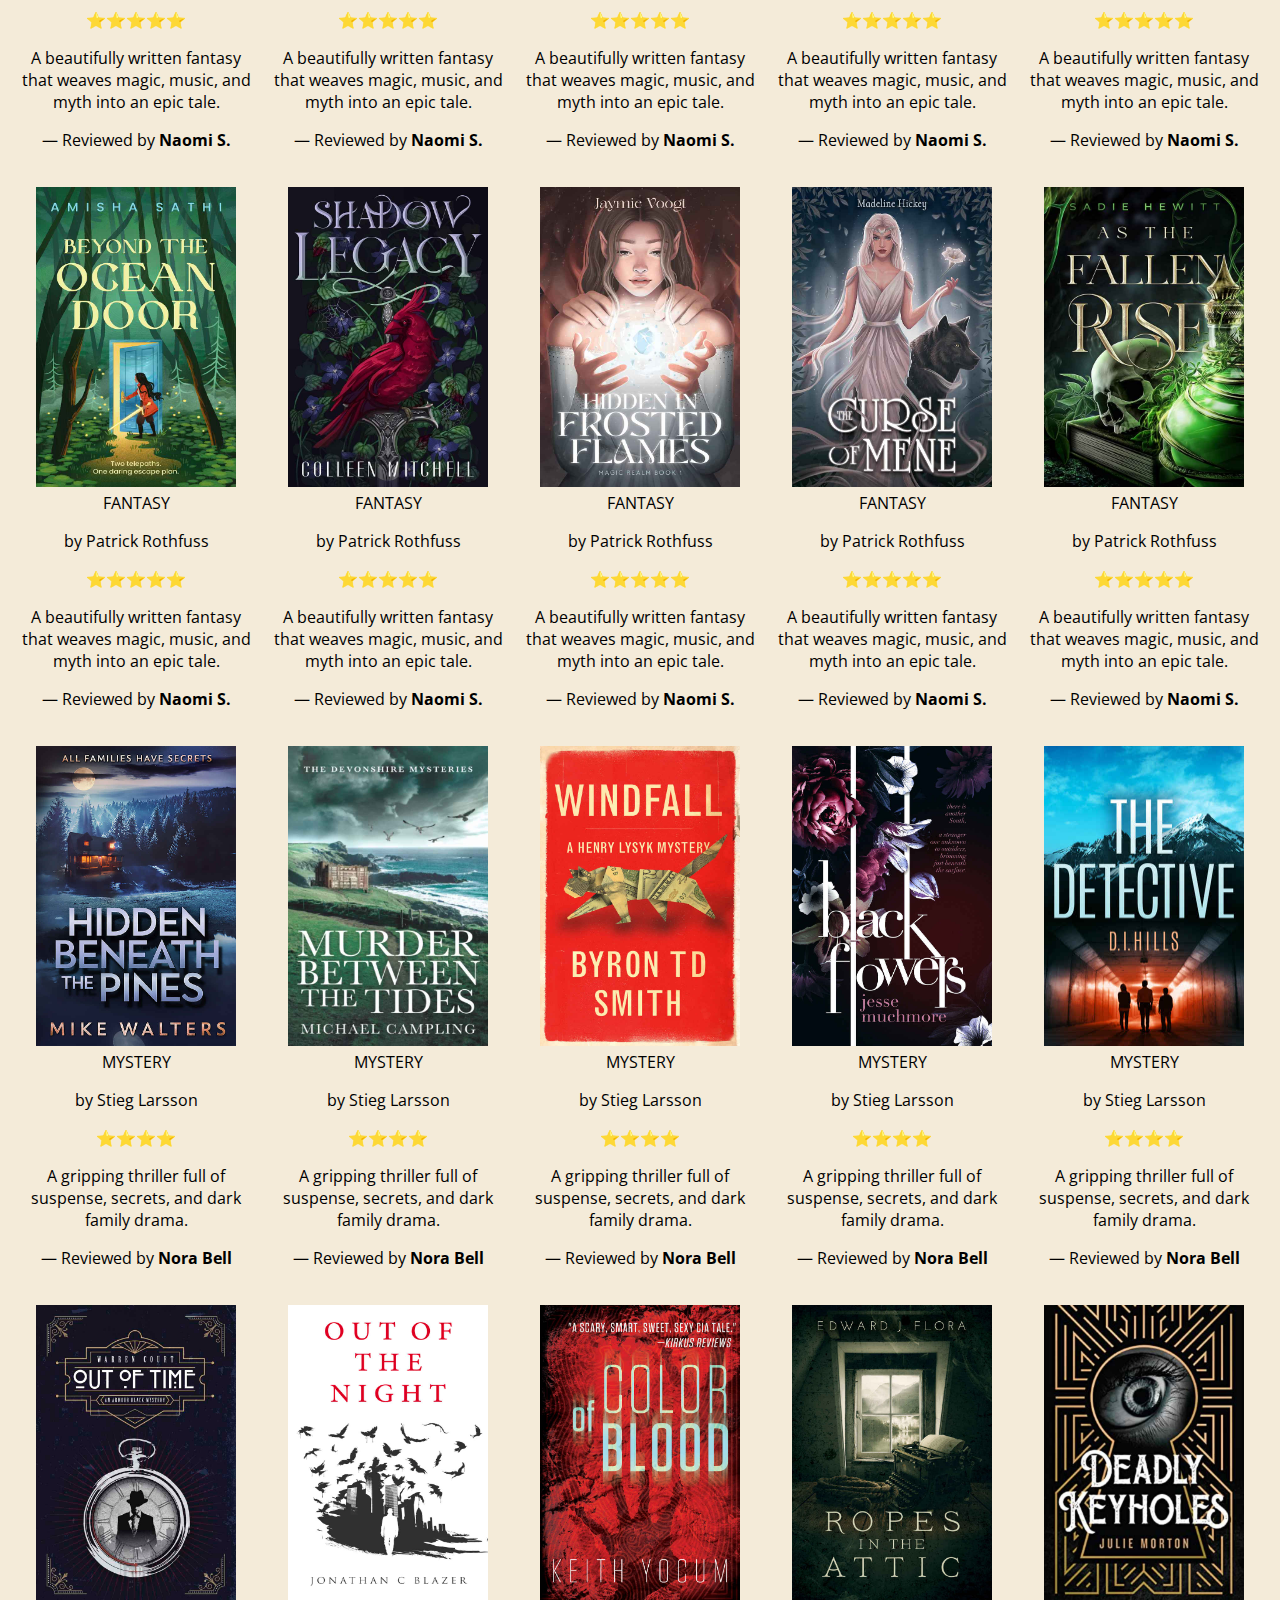
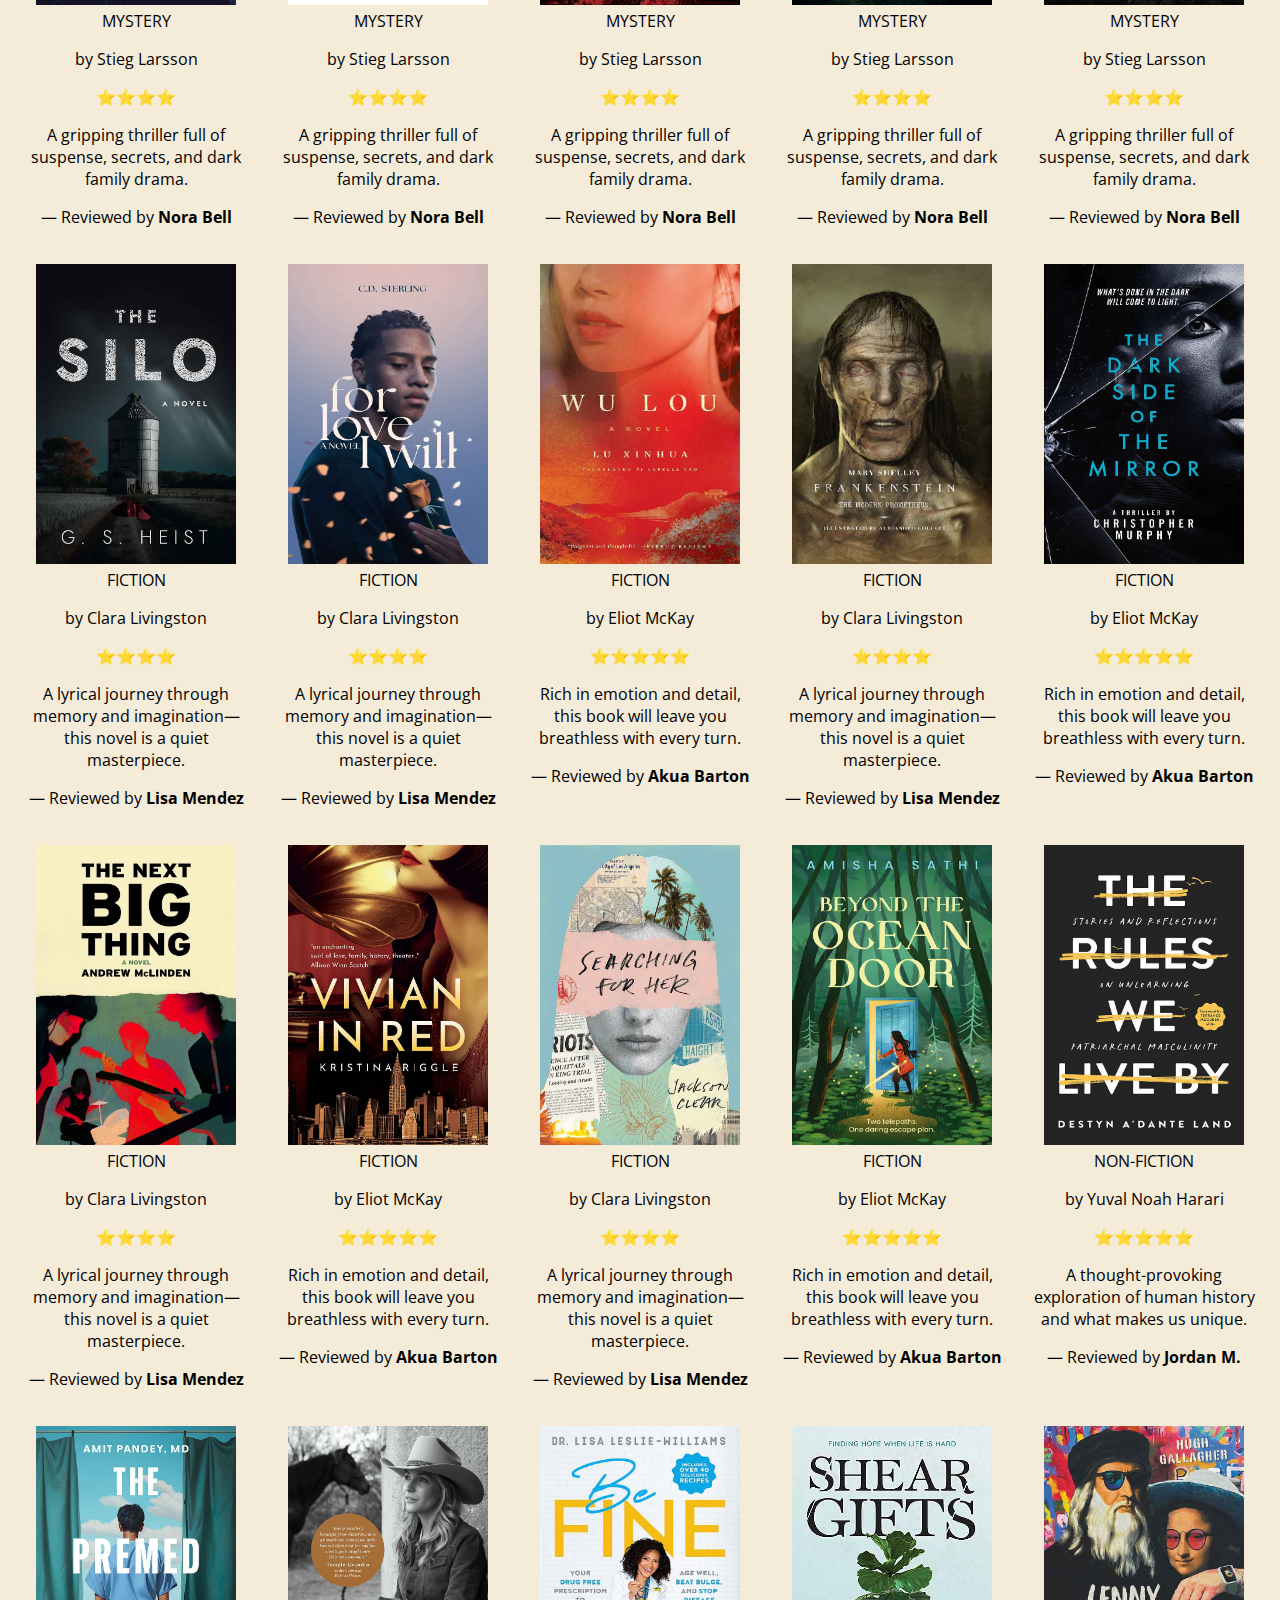
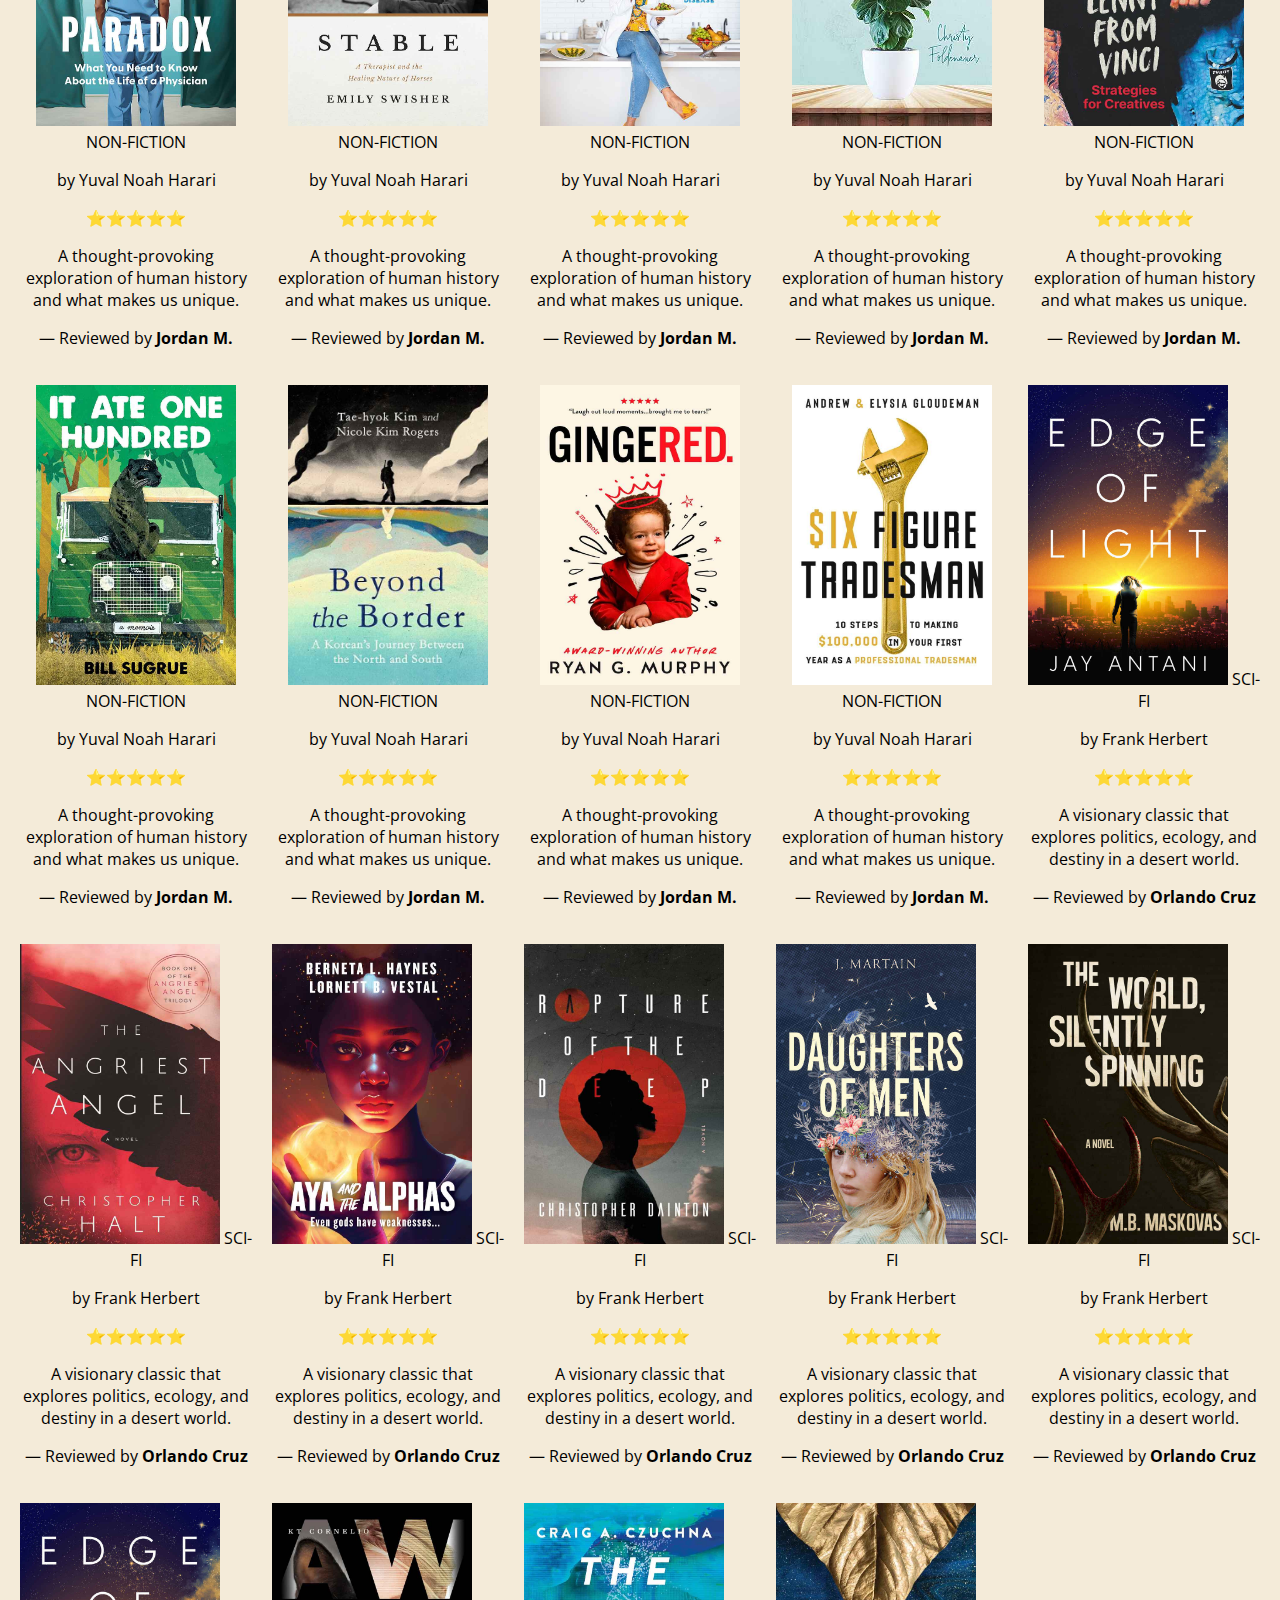
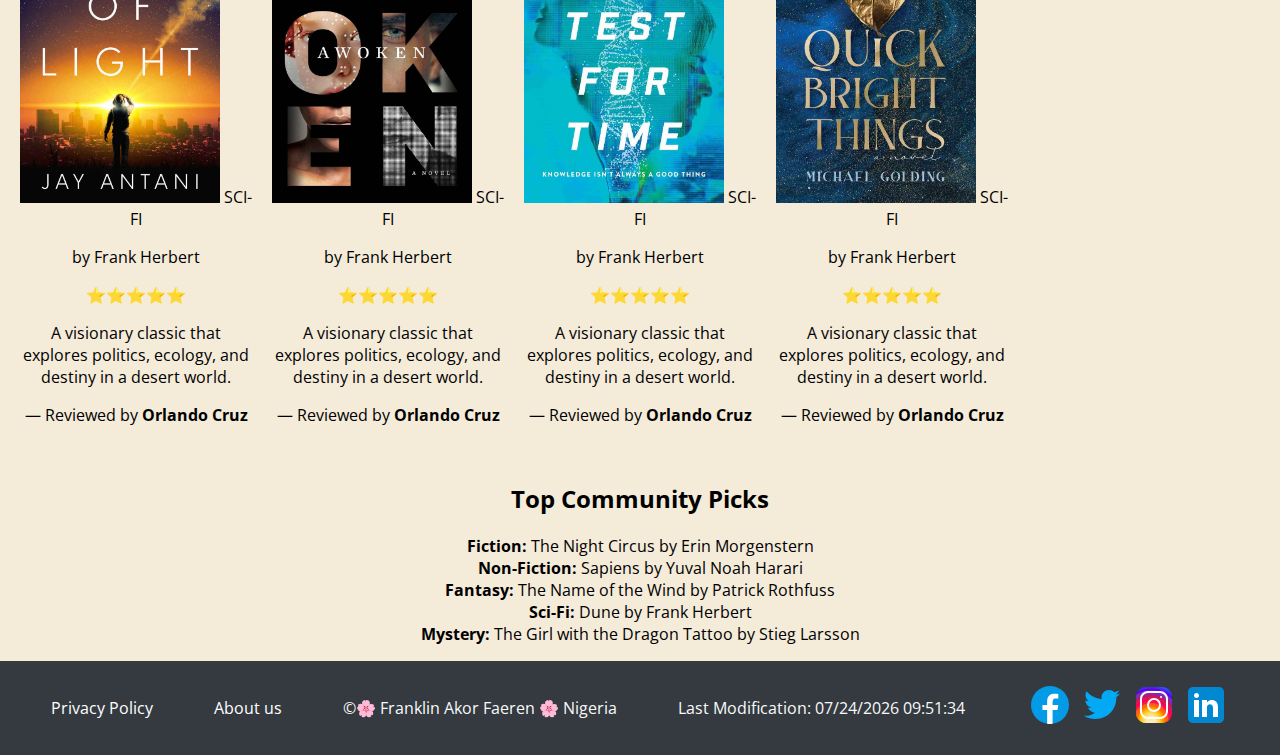
<file: project/categories.html>
<!DOCTYPE html>
<html lang="en">
<head>
    <meta charset="UTF-8" />
    <meta name="viewport" content="width=device-width, initial-scale=1.0"/>
    <title>Book Categories | Book Haven</title>
    <meta name="author" content="Franklin Akor Faeren">
    <meta name="discription" content="Dynamic Web Fundamentals Example-home page">
    <link rel="preconnect" href="https://fonts.googleapis.com">
    <link rel="preconnect" href="https://fonts.gstatic.com" crossorigin>
    <link href="https://fonts.googleapis.com/css2?family=Open+Sans:ital,wght@0,300..800;1,300..800&family=Roboto:ital,wght@0,100..900;1,100..900&display=swap" rel="stylesheet">
    <link rel="stylesheet" href="styles/categories.css" />
</head>
<body>
    <header>
        <nav>
            <h1>////BH</h1>
            <button id="myButton">&#9776</button>
            <button id="closeButton">✖</button>
            <ul class="menulinks">
                <li><a class="active-page" href="https://faftech3210.github.io/wdd231/project/index.html">Home</a></li>
                <li><a href="https://faftech3210.github.io/wdd231/project/categories.html">Categories</a></li>
                <li><a href="https://faftech3210.github.io/wdd231/project/contact.html">Contact</a></li>
            </ul>
        </nav>
    </header>
    <section class="hero">
        <h1>Dive into Genres You Love</h1>
        <p>From gripping fiction to insightful nonfiction—there's something for every reader.</p>
    </section>

    <section>
        <h2>Browse by Genre</h2>
        <div class="genre-list">
        <div class="genre">
            <img src="images/fct2.webp" alt="Fiction">
            <h3>Fiction</h3>
        </div>
        <div class="genre">
            <img src="images/nf4.webp" alt="Non-Fiction">
            <h3>Non-Fiction</h3>
        </div>
        <div class="genre">
            <img src="images/f9.webp" alt="Fantasy">
            <h3>Fantasy</h3>
        </div>
        <div class="genre">
            <img src="images/sf2.webp" alt="Sci-Fi">
            <h3>Sci-Fi</h3>
        </div>
        <div class="genre">
            <img src="images/m8.webp" alt="Mystery">
            <h3>Mystery</h3>
        </div>
        </div>
    </section>
    <section>
        <h2>Explore Reviews by Genre</h2>
        <select id="genreFilter">
            <option value="All">All Genres</option>
            <option value="Fiction">Fiction</option>
            <option value="Non-Fiction">Non-Fiction</option>
            <option value="Fantasy">Fantasy</option>
            <option value="Sci-Fi">Sci-Fi</option>
            <option value="Mystery">Mystery</option>
        </select>
        <div id="bookContainer" class="genre-review-grid"></div>
    </section>

    <section class="Picks">
        <h2>Top Community Picks</h2>
        <ul style="list-style: none; padding: 0;">
        <li><strong>Fiction:</strong> The Night Circus by Erin Morgenstern</li>
        <li><strong>Non-Fiction:</strong> Sapiens by Yuval Noah Harari</li>
        <li><strong>Fantasy:</strong> The Name of the Wind by Patrick Rothfuss</li>
        <li><strong>Sci-Fi:</strong> Dune by Frank Herbert</li>
        <li><strong>Mystery:</strong> The Girl with the Dragon Tattoo by Stieg Larsson</li>
        </ul>
    </section>
    <footer>
        <a href="#">Privacy Policy</a>
        <a href="#">About us</a>
        <p id="p1">&copy;🌸 Franklin Akor Faeren 🌸 Nigeria</p>
        <p id="lastModified"></p>
        <div class="social-icons">
            <span><img src="images/facebook.svg" alt="facebook"></span>
            <span><img src="images/twitter.svg" alt="twitter"></span>
            <span><img src="images/instagram.svg" alt="instagram"></span>
            <span><img src="images/linkedin.svg" alt="linkedin"></span>
        </div>
    </footer>
    <script src="scripts/categories.js"></script>
</body>
</html>
</file>
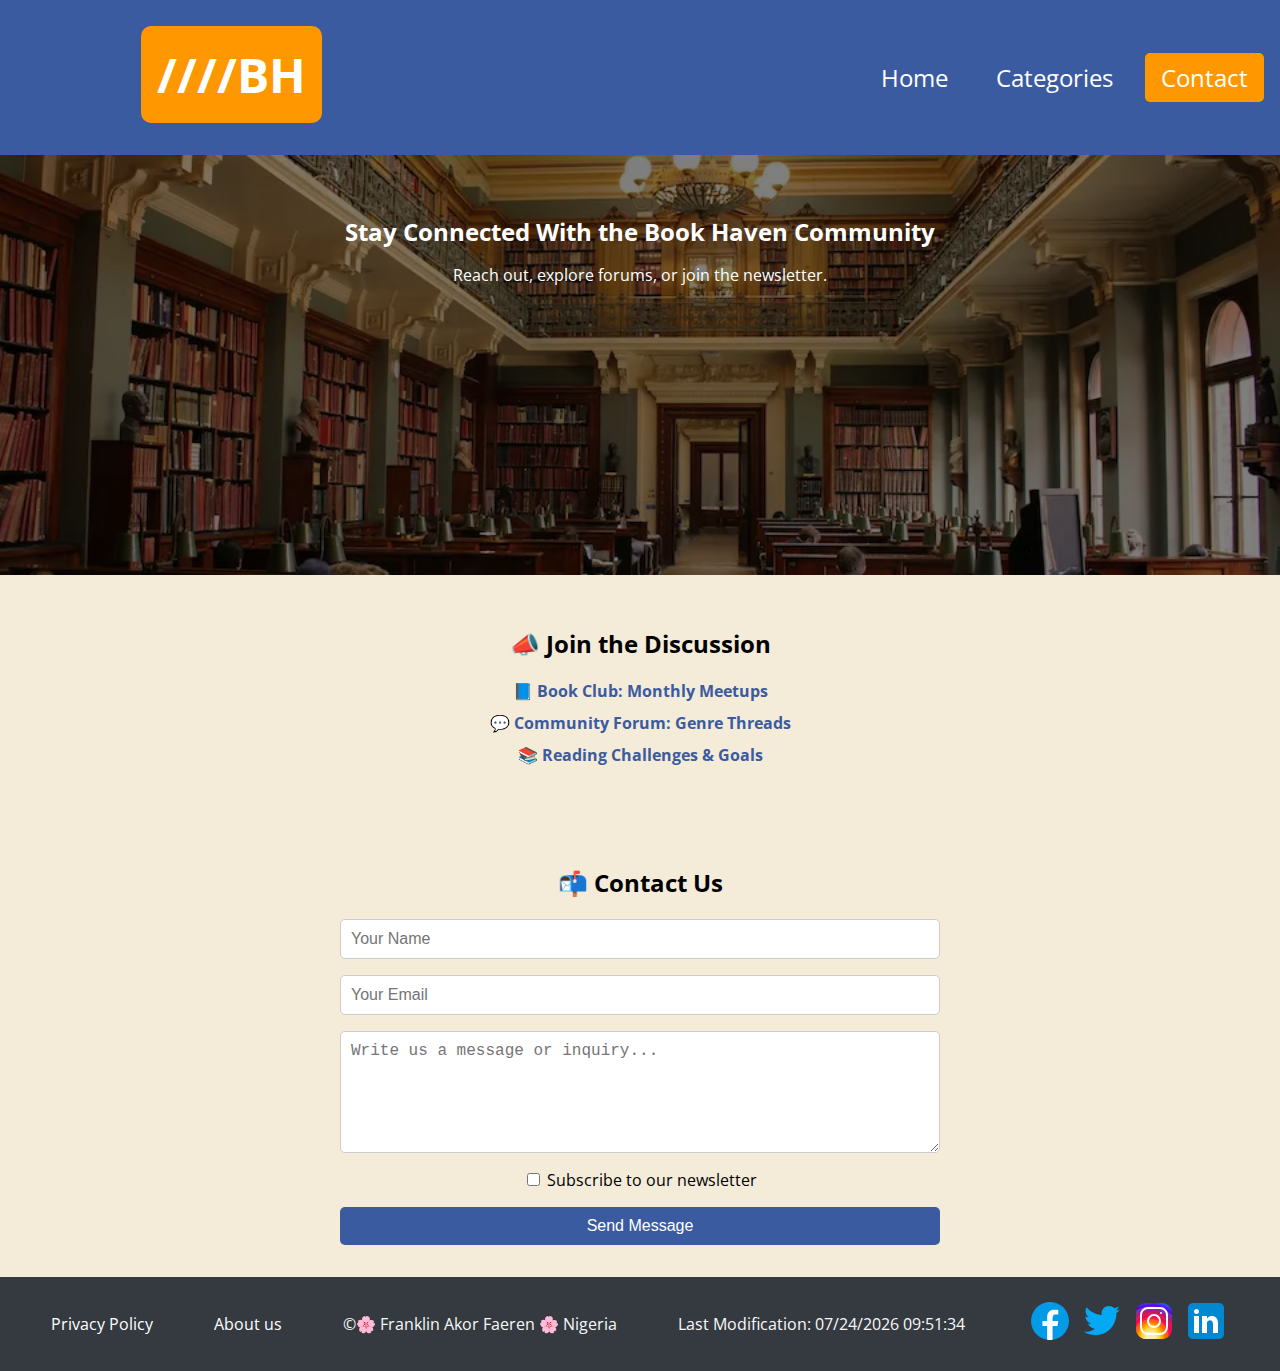
<file: project/contact.html>
<!DOCTYPE html>
<html lang="en">
<head>
    <meta charset="UTF-8" />
    <meta name="viewport" content="width=device-width, initial-scale=1.0"/>
    <title>Contact Us | Book Haven</title>
    <meta name="author" content="Franklin Akor Faeren">
    <meta name="discription" content="Dynamic Web Fundamentals Example-home page">
    <link rel="preconnect" href="https://fonts.googleapis.com">
    <link rel="preconnect" href="https://fonts.gstatic.com" crossorigin>
    <link href="https://fonts.googleapis.com/css2?family=Open+Sans:ital,wght@0,300..800;1,300..800&family=Roboto:ital,wght@0,100..900;1,100..900&display=swap" rel="stylesheet">
    <link rel="stylesheet" href="styles/contact.css" />
</head>
<body>

  <header>
    <nav>
      <h1>////BH</h1>
      <button id="myButton">☰</button>
      <button id="closeButton">✖</button>
      <ul class="menulinks" id="menuLinks">
        <li><a href="https://faftech3210.github.io/wdd231/project/index.html">Home</a></li>
        <li><a href="https://faftech3210.github.io/wdd231/project/categories.html">Categories</a></li>
        <li><a class="active-page" href="https://faftech3210.github.io/wdd231/project/contact.html">Contact</a></li>
      </ul>
    </nav>
  </header>

  <section class="hero">
    <h1>Stay Connected With the Book Haven Community</h1>
    <p>Reach out, explore forums, or join the newsletter.</p>
  </section>

  <section class="community-links">
    <h2>📣 Join the Discussion</h2>
    <ul>
      <li><a href="#">📘 Book Club: Monthly Meetups</a></li>
      <li><a href="#">💬 Community Forum: Genre Threads</a></li>
      <li><a href="#">📚 Reading Challenges & Goals</a></li>
    </ul>
  </section>

  <section class="contact-form">
    <h2>📬 Contact Us</h2>
    <form>
      <input type="text" placeholder="Your Name" required />
      <input type="email" placeholder="Your Email" required />
      <textarea placeholder="Write us a message or inquiry..." required></textarea>
      <label>
        <input type="checkbox" />
        Subscribe to our newsletter
      </label>
      <button type="submit" class="cta">Send Message</button>
    </form>
  </section>
    <footer>
        <a href="#">Privacy Policy</a>
        <a href="#">About us</a>
        <p id="p1">&copy;🌸 Franklin Akor Faeren 🌸 Nigeria</p>
        <p id="lastModified"></p>
        <div class="social-icons">
            <span><img src="images/facebook.svg" alt="facebook"></span>
            <span><img src="images/twitter.svg" alt="twitter"></span>
            <span><img src="images/instagram.svg" alt="instagram"></span>
            <span><img src="images/linkedin.svg" alt="linkedin"></span>
        </div>
    </footer>
    <script src="scripts/contact.js"></script>
</body>
</html>
</file>
<file: chamber/styles/chamber-home.css>
body {
    font-family: Arial, sans-serif;
    margin: 0;
    padding: 0;
}

/* Header */
header {
    background-color: #0583d6;
    border-bottom: 1px solid #ccc;
    padding: 5px 10px;
    display: flex;
    justify-content: space-between;
    align-items: center;
}

.logo img {
    height: 50px;
    width: 50px;
    margin-left: 100px;
    margin-top: 1rem;
}

.logo {
    margin-left: 20px;
}

nav ul {
    display: flex;
    flex-wrap: nowrap;
}

nav ul li {
    display: inline-block;
    list-style: none;
    padding: 15px;
}

nav ul li a:hover {
    color: #ff0000; /* Changes text color on hover */
    transition: color 0.3s ease; /* Adds smooth transition */
}


.active-page{
    color: #ff0000;
}

nav ul li a {
    text-decoration: none;
    color: #000;
    white-space: nowrap;
}

/* li a {
    min-width: 100px;
} */
/* Grid Layout for Events & Weather */
#info-section {
    display: grid;
    grid-template-columns: repeat(4, 1fr);
    gap: 15px;
    padding: 20px;
    background: #f4f4f4;
}

.grid-item h2 {
    background-color: #ff0;
    padding: 15px;
    margin: 0;
}

/* Search Section */
#hero {
    position: relative;
    text-align: center;
    color: white;
    margin-top: 10px;
}

#hero h1{
    color: #cf0707;
    font-weight: bold;
}

#hero p {
    color: #000;
    font-weight: bold;
}

#hero img {
    width: 100%;
    height: 500px;
}



.grid-item {
    background: white;
    padding: 15px;
    border-radius: 8px;
    box-shadow: 0px 4px 6px rgba(0,0,0,0.1);
}

/* Define grid placement */
#events {
    grid-column: span 2; /* Events span two columns */
}
 
#weather-current, #weather-forecast {
    grid-column: span 1; /* Each takes 1 column */
}

/* Styled Upcoming Events */
#events ul {
    list-style-type: none;
    padding: 0;
}

#events li {
    color: #ff0000;
    padding: 10px;
    margin: 5px 0;
    border-radius: 5px;
    font-weight: bold;
}

/* Spotlight Section - Flexbox */
#spotlight-container {
    display: flex;
    justify-content: space-evenly;
    /* align-items: 1 1 100%; */
    padding: 5px;
}

.spotlight-card {
    width: 500px;
    height: 300px;
    border: 2px solid #ddd;
    border-radius: 10px;
    overflow: hidden;
    box-shadow: 0px 4px 6px rgba(0,0,0,0.1);
    background: #3bb143;
    text-align: center;
    padding: 15px;
    justify-content: center;
    
}

/* Header Section */
.card-header {
    padding-bottom: 10px;
}

/* Border Line */
hr {
    border: 1px solid #ccc;
    margin: 10px 0;
}

/* Footer Section */
.card-footer {
    display: flex;
    flex-direction: column;
    align-items: center;
}

.card-footer img {
    width: 80px;
    height: auto;
    margin-bottom: 10px;
}

.card-footer a {
    color: #0583d6;
    font-weight: bold;
    text-decoration: none;
}


/* Footer */
footer {
    position: static;
    background-color: #333;
    color: white;
    text-align: center;
    padding: 10px;
    margin-bottom: 0;
    margin-top: 16px;
}

footer p a{
    color: #ff0000;
    
}

@media screen and (max-width: 768px) {
    /* Adjust grid layout for small screens */
    #info-section {
        display: flex;
        flex-direction: column;
        gap: 10px;
    }

    /* Ensure items stack vertically */
    .grid-item {
        width: 100%;
    }

    /* Adjust spotlight layout for vertical stacking */
    #spotlight-container {
        display: flex;
        flex-direction: column;
        align-items: center;
        gap: 15px;
    }

    .spotlight-card {
        width: 90%;
    }

    /* Adjust navigation for mobile */
    nav ul {
        display: none;
    }
}
</file>
<file: project/styles/home.css>
body {
    font-family: "Open Sans", sans-serif;
    margin: 0;
    padding: 0;
    text-align: center;
    background-color: #F4EBD9;
}

/* Header */
header {
    background: #3A5BA0;
    color: #fff;
    padding: 1rem;
    text-align: center;
}

nav {
    display: flex;
    justify-content: center;
    align-items: center;
    flex-wrap: wrap;
}

nav button {
    background: none;
    border: none;
    font-size: 2.5rem;
    color: #fff;
    cursor: pointer;
}

nav ul {
    list-style: none;
    padding: 0;
    margin: 0;
    display: flex;
    gap: 1rem;
}

nav ul li {
    display: inline;
}

nav ul li a {
    color: #fff;
    text-decoration: none;
    padding: 0.5rem 1rem;
    border-radius: 5px;
    font-size: 1.5rem;
}

nav a {
  color: white;
  text-decoration: none;
  transition: all 0.3s ease-in-out;
}

nav a:hover {
  color: red;           
  transform: scale(1.1);    /* Slight zoom effect */
  text-decoration: underline;
}

nav h1{
    font-size: 3rem;
    margin-top: 10px;
    margin-left: 10%;
    background-color: #ff9800;
    padding: 1rem;
    border-radius: 10px;
}

h1 {
    font-size: 1rem;
    margin: 0 auto;
    padding: 0;
    margin-bottom: 1rem;
}

nav ul li a.active-page {
    background: #ff9800;
}

/* Genre Grid Layout */
.genre-list {
    display: grid;
    gap: 20px;
    justify-content: center;
    padding: 20px;
}

.genre-list img {
    width: 400px;
    height: 200px;
}

/* Row layout for medium and larger screens */
@media (min-width: 769px) {
    .genre-list {
        grid-template-columns: repeat(auto-fit, minmax(200px, 1fr));
        align-items: stretch;
    }
}

/* Column layout for small screens */
@media (max-width: 768px) {
    .genre-list {
        grid-template-columns: 1fr;
    }
}


/* Hide the buttons on large screens */
@media (min-width: 768px) {
    #myButton, #closeButton {
        display: none;
    }
}


/* Responsive Styles */
@media (max-width: 768px) {
    nav ul {
        flex-direction: column;
        display: none;
    }

        .menulinks {
        display: none;
        flex-direction: column;
        align-items: center;
        background: #3A5BA0;
        padding: 1rem;
        position: absolute;
        width: 100%;
        top: 115px;
        left: 0;
        z-index: 100;
    }

    .menulinks.show {
        display: flex;
    }

    #closeButton {
        display: none; /* Initially hidden */
        background: none;
        border: none;
        /* font-size: 2.5rem; */
        margin-bottom: 10px;
        color: #fff;
        cursor: pointer;
    }

    .menulinks.show #closeButton {
        display: block;
    }



    nav button {
        display: block;
    }

    nav ul.show {
        display: flex;
    }
}

/* Hero Section with Background Image */
.hero {
    background-image: url('../images/hero.webp'); /* Replace with actual image */
    background-size: cover;
    background-position: center;
    background-repeat: no-repeat;
    color: white;
    text-align: center;
    padding: 80px 20px;
    position: relative;
    height: 300px;
}

/* Overlay for Better Readability */
.hero::before {
    content: "";
    position: absolute;
    top: 0;
    left: 0;
    width: 100%;
    height: 100%;
    background: rgba(0, 0, 0, 0.5); /* Semi-transparent overlay */
}

.genre h3 {
    color:#0056b3;
    font-weight: bold;
    font-size: 2rem;
}

/* Hero Text Styling */
.hero h1, .hero p, .cta {
    position: relative;
    z-index: 1;
}

/* CTA Button */
.cta {
    background-color: #0056b3;
    color: white;
    padding: 15px 30px;
    border: none;
    cursor: pointer;
    font-size: 16px;
    transition: all 0.3s ease-in-out;
}

.cta:hover {
    background-color: #0056b3;
    transform: scale(1.1);
}

footer {
    display: flex;
    align-items: center;
    justify-content: space-around;
    padding: 20px;
    background-color: #343a40;
}

footer a, #p1, #lastModified {
    color: #f8f9fa;
    text-decoration: none;
    display: flex;
    align-items: center;
    justify-content: center;
}

footer a {
    color: white;
    text-decoration: none;
    transition: color 0.3s ease-in-out, transform 0.3s ease-in-out;
}

footer a:hover {
    color: #007bff; /* Change text color on hover */
    transform: scale(1.1); /* Slightly enlarge for an interactive feel */
}


.social-icons :hover {
    transition: all 0.3s ease-in-out;
    transform: scale(1.1); /* Slightly enlarge on hover */
}
</file>
<file: styles/prophets.css>
body {
    font-family: Arial, sans-serif;
    text-align: center;
    margin: 0;
    padding: 0;
}

header {
    background-color: #bfc1bf;
    color: black;
    padding: 0.5rem;
    font-size: 1.5rem;
}

#cards {
    display: grid;
    grid-template-columns: repeat(auto-fit, minmax(200px, 1fr));
    gap: 1rem;
    padding: 1rem;
}

.card {
    border: 1px solid #ddd;
    padding: 1rem;
    background-color: #069feb;
}

.card img {
    width: 100%;
    height: auto;
    box-shadow: 0 0 30px #777;
    border-radius: 5px;
}

footer {
    background-color: #bfc1bf;
    color: black;
    padding: 1rem;
    margin-top: 1rem;
    font-size: 1.5rem;
}
</file>
<file: styles/plan.css>
/* General Styles */
body {
    font-family: 'Open Sans', sans-serif;
    background-color: #F4EBD9; /* Soft Beige Background */
    color: #333;
    margin: 0;
    padding: 20px;
    text-align: center;
}

/* Header */
header {
    background-color: #3A5BA0; /* Deep Blue */
    color: white;
    padding: 15px;
}

section {
    display: block;
    text-align: left;
}

header h1 {
    font-family: 'Playfair Display', serif;
    font-size: 28px;
}

/* Sections */
section {
    background: white;
    padding: 20px;
    margin: 15px auto;
    border-radius: 5px;
    box-shadow: 0 2px 5px rgba(0, 0, 0, 0.1);
}

/* Footer */
footer {
    background-color: #3A5BA0;
    color: white;
    padding: 15px;
    font-size: 14px;
}
</file>
<file: cfc/styles/cfc.css>
/* General styles */
body {
    font-family: Arial, sans-serif;
    margin: 0;
    padding: 0;
}

/* Header */
header {
    background-color: #fff;
    border-bottom: 1px solid #ccc;
    padding: 5px 10px;
    display: flex;
    justify-content: space-between;
    align-items: center;
}

.logo img {
    height: 50px;
    width: 50px;
    margin-left: 100px;
    margin-top: 1rem;
}

.logo {
    margin-left: 20px;
}

nav ul li {
    list-style: none;
}

nav ul li {
    display: inline;
    padding: 15px 20px;
}

nav ul li a:hover {
    color: red; /* Changes text color on hover */
    transition: color 0.3s ease; /* Adds smooth transition */
}


.active-page{
    color: rgb(245, 140, 11);
}

nav ul li a {
    text-decoration: none;
    color: #000;
}

/* Search Section */
.search-section {
    position: relative;
    text-align: center;
    color: white;
}

.background-image img {
    width: 100%;
    height: 300px;
}

.search-bar {
    position: absolute;
    top: 50%;
    left: 50%;
    transform: translate(-50%, -50%);
}

.search-bar h2 {
    margin-bottom: 30px;
    font-size: 2rem;
}

.search-bar form {
    display: flex;
    margin-top: 100px;
}

 #options,
 #text,
.search-bar button {
    padding: 15px;
    border: none;
    font-size: 1rem;
}

.search-bar input{
    width: 600px;
    border: none;
}

.search-bar button,
.search-bar input{
    gap: 0;
}

.search-bar button{
    background-color: black;
    color: #f4f4f4;
}

/* Categories */
.categories {
    padding: 20px;
    text-align: center;
}

.categories ul {
    list-style: none;
    display: flex;
    justify-content: center;
    gap: 15px;
}

/* Advertisement Section */
.advertisement {
    padding: 20px;
    text-align: center;
}

.ad-content {
    display: flex;
    flex-direction: column;
    align-items: center;
    gap: 20px;
}

.ad-text {
    text-align: center;
}

.ad-text h4{
    text-align: right;
}

/* Footer */
footer {
    position: static;
    background-color: #333;
    color: white;
    text-align: center;
    padding: 10px;
    margin-bottom: 0;
    margin-top: 100px;
}

/* Responsive Styles */
@media (max-width: 768px) {
    nav ul {
        flex-direction: column;
        display: none;
    }

    nav ul.show {
        display: flex;
    }

    .search-bar {
        width: 90%;
    }

    .categories ul {
        flex-wrap: wrap;
    }

    .ad-content {
        flex-direction: column;
    }
}
</file>
<file: chamber/styles/directory.css>
/* General styles */
body {
    font-family: Arial, sans-serif;
    margin: 0;
    padding: 0;
}

/* Header */
header {
    background-color: #0583d6;
    border-bottom: 1px solid #ccc;
    padding: 5px 10px;
    display: flex;
    justify-content: space-between;
    align-items: center;
}

main{
    margin: 15px;
}

.logo img {
    height: 50px;
    width: 50px;
    margin-left: 100px;
    margin-top: 1rem;
}

.logo {
    margin-left: 20px;
}

nav ul li {
    list-style: none;
    display: inline;
    padding: 15px 20px;
}

nav ul li a:hover {
    color: #ff0000; /* Changes text color on hover */
    transition: color 0.3s ease; /* Adds smooth transition */
}


.active-page {
    color: #ff0000;
}

nav ul li a {
    white-space: nowrap;
    text-decoration: none;
    color: #000;
}

/* Search Section */
.search-section {
    position: relative;
    text-align: center;
    color: white;
}

.background-image img {
    width: 100%;
    height: 400px;
}

#spotlight h1 {
	background-color: #333;
	color: #ff0;
	padding: 1rem;
	text-align: center;
}


h3{
    text-align: center;
    font-size: 1.5rem;
}

.search-bar {
    position: absolute;
    top: 50%;
    left: 50%;
    transform: translate(-50%, -50%);
}

.search-bar h2 {
    margin-bottom: 30px;
    font-size: 2rem;
}

.menu {
	margin: 1rem auto;
	text-align: center;
}

.menu button {
    background-color: #ff0;
	padding: 1rem;
	font-weight: 700;
}


/* Spotlight Section - Flexbox */
#spotlight-container {
    /* display: flex; */
    /* justify-content: space-evenly; */
    /* align-items: 1 1 100%; */
    padding: 5px;
}

.spotlight-card {
    display: flex;
    flex-direction: column;
    width: 300px;
    height: 300px;
    border: 2px solid #ddd;
    border-radius: 10px;
    overflow: hidden;
    box-shadow: 0px 4px 6px rgba(0,0,0,0.1);
    background: #3bb143;
    text-align: center;
    padding: 15px;
    /* justify-content: ; */
    
}

/* Header Section */
.card-header {
    padding-bottom: 0;
}

/* Border Line */
hr {
    border: 1px solid #ccc;
    margin: 10px 0;
}

/* Footer Section */
.card-footer {
    display: flex;
    flex-direction: column;
    align-items: center;
    justify-content: center;
}

.card-footer img {
    width: 80px;
    height: auto;
    margin-bottom: 10px;
}

.card-footer img, p {
    margin: 5px;
}

.card-footer a {
    color: #0583d6;
    font-weight: bold;
    text-decoration: none;
}

.advertisement{
    text-align: center;
    margin-top: 0;
    margin-top: 16px;
}

/* Grid View - Box layout */
.grid-view {
    display: grid;
    grid-template-columns: repeat(auto-fit, 350px);
    justify-content: center;
    grid-auto-flow: row;
    gap: 15px;
}

/* List View - Table format */
.list-view {
    display: block;
    width: 100%;
    overflow-x: auto;
}

.list-table {
    width: 100%;
    border-collapse: collapse;
}

.list-table th, .list-table td {
    padding: 10px;
    border: 1px solid #ddd;
    text-align: left;
}

.list-table th {
    background: #0583d6;
    color: white;
}

.list-table td a {
    color: #0583d6;
    text-decoration: none;
    font-weight: bold;
}


/* Footer */
footer {
    position: static;
    background-color: #333;
    color: white;
    text-align: center;
    padding: 20px;
    margin-bottom: 0;
    margin-top: 15px;
}

/* Responsive Styles */
@media (max-width: 1200px){
    nav {

        display: none;
    }

    #menu {
        display: block;
        font-size: 2rem;
        font-weight: 700;
        text-decoration: none;
        padding: .5rem ,75rem;
        background-color: #0583d6;
        color: #000;
    }

    #menu::before{
        content: "☰";
    }

}
@media (max-width: 768px) {
    body {
        font-size: 15px;
    }

    nav ul.show {
        display: flex;
    }

    .search-bar {
        width: 90%;
    }

    .ad-content {
        flex-direction: column;
    }
}
</file>
<file: chamber/styles/discover.css>
body {
    font-family: Arial, sans-serif;
    margin: 0;
    padding: 0;
    background-color: #f4f4f4;
}

header {
    background-color: #0583d6;
    border-bottom: 1px solid #ccc;
    padding: 5px 10px;
    display: flex;
    justify-content: space-between;
    align-items: center;
}

.logo img {
    height: 50px;
    width: 50px;
    margin-left: 100px;
    margin-top: 1rem;
}

.logo {
    margin-left: 20px;
}

nav ul {
    display: flex;
    flex-wrap: nowrap;
}

nav ul li {
    display: inline-block;
    list-style: none;
    padding: 15px;
}

nav ul li a:hover {
    color: #ff0000; /* Changes text color on hover */
    transition: color 0.3s ease; /* Adds smooth transition */
}


.active-page{
    color: #ff0000;
}

nav ul li a {
    text-decoration: none;
    color: #000;
    white-space: nowrap;
}

/* Grid Layout */
.grid-container {
    display: grid;
    gap: 20px;
    padding: 20px;
}

/* Card Styling */
.card {
    display: grid;
    grid-template-areas:
        "image name"
        "image paragraph"
        "image address"
        "image cost"
        "image button";
    grid-template-columns: 1fr 2fr; /* Image takes 1 part, text takes 2 */
    gap: 10px;
    background: yellowgreen;
    padding: 15px;
    border-radius: 8px;
    border: solid #000;
    box-shadow: 0 2px 6px rgba(0, 0, 0, 0.2);
    text-align: left;
}

.card img {
    grid-area: image;
    width: 100%;
    height: 200px;
    object-fit: cover;
    border-radius: 8px;
}

.card h2 {
    grid-area: name;
    font-size: 1.2rem;
    font-weight: bold;
}

.card p {
    grid-area: paragraph;
    font-size: 12px;
    color: #333;
}

.card address {
    grid-area: address;
    font-size: 10px;
    color: #666;
}

.card address {
    grid-area: cost;
    font-size: 10px;
    color: #666;
}

.card button {
    grid-area: button;
    background-color: #0073e6;
    color: white;
    border: none;
    padding: 10px;
    cursor: pointer;
    font-weight: bold;
    text-align: center;
}

.card button:hover {
    background-color: #005bb5;
}

/* Small Screens (Mobile) */
@media (max-width: 640px) {
    .grid-container {
        grid-template-columns: 1fr;
    }

    .card {
        grid-template-columns: 1fr;
        grid-template-areas:
            "image"
            "name"
            "paragraph"
            "address"
            "cost"
            "button";
    }

    .card img {
        height: 300px;
    }
}

/* Medium Screens (Tablets & Laptops) */
@media (min-width: 38rem) and (max-width: 1344px) {
    .grid-container {
        display: grid;
        grid-template-columns: repeat(3, 1fr);
    }

    .card {
        grid-template-columns: 1fr 2fr;
        grid-template-areas:
            "image name"
            "image paragraph"
            "image address"
            "image cost"
            "image button";
    }
}

/* Large Screens (Desktops) */
@media (min-width: 1345px) {
    .grid-container {
        display: grid;
        grid-template-columns: repeat(4, 1fr);
    }
}

/* Footer */
footer {
    background-color: #005bb5;
    padding: 20px;
    text-align: center;
    font-weight: bold;
    color: white;
}
</file>
<file: chamber/styles/join.css>
/* General Styles */
body {
    font-family: Arial, sans-serif;
    margin: 0;
    background-color: #f5f5f5;
}

/* Header */
header {
    background-color: #0583d6;
    border-bottom: 1px solid #ccc;
    padding: 10px 15px;
    display: flex;
    justify-content: space-between;
    align-items: center;
}

.logo img {
    height: 50px;
    width: 50px;
    margin-left: 20px;
}

nav {
    display: flex;
}

nav ul {
    display: flex;
    list-style: none;
    gap: 20px;
}

nav ul li a {
    font-weight: 700;
    text-decoration: none;
    color: #000;
}

nav ul li a:hover {
    color: #ff0000; /* Changes text color on hover */
    transition: color 0.3s ease; /* Adds smooth transition */
}

.active-page {
    color: #ff0000;
}

/* Hamburger Menu */
#myButton, #closeButton {
    display: none;
    font-size: 25px;
    background: none;
    border: none;
    color: #fff;
    cursor: pointer;
}

.menu-links {
    display: none;
    flex-direction: column;
    background: #4a4a4a;
    padding: 1rem;
    position: absolute;
    width: 100%;
    top: 60px;
    left: 0;
}

.menu-links.show {
    display: flex;
}

.menu-links a {
    color: white;
    padding: 10px;
    text-decoration: none;
    text-align: center;
}

main {
    display: flex;
    flex-direction: row;
    justify-content: center;
    margin: 30px;
    gap: 1rem;
}

.membership-form {
    width: 60%;
    background: white;
    max-width: 800px;
    min-width: 300px;
    padding: 20px;
    margin: 15px;
    border-radius: 5px;
    box-shadow: 0 0 10px rgba(0,0,0,0.2);
}

.membership-form h2, .membership-cards h2 {
    text-align: center;
}

form label {
    display: block;
    margin-top: 10px;
    font-weight: bold;
}

form input, form textarea {
    width: 95%;
    height: 25px;
    padding: 8px;
    margin-top: 5px;
    border: 1px solid #ccc;
    border-radius: 4px;
}

form select {
    width: 97.3%;
    height: 25px;
    padding: 22px;
    margin-top: 5px;
    border: 1px solid #ccc;
    border-radius: 4px;
}



input[type="submit"] {
    background-color: #2980b9;
    color: white;
    border: none;
    padding: 25px;
    width: 150px;
    cursor: pointer;
    margin-top: 10px;
    margin-left: 40%;

}

.membership-cards {
    display: grid;
    grid-template-columns: repeat(auto-fit, minmax(250px, 1fr));
    gap: 1rem;
    padding: 1rem;
}

.card {
    background: #ff0;
    padding: 15px;
    margin: 10px;
    width: 90%;
    min-height: fit-content;
    text-align: center;
    border-radius: 5px;
    box-shadow: 0 0 10px rgba(0,0,0,0.2);
    transition: transform 0.3s ease;
}

.card:hover {
    transform: scale(1.05);
}

.card button {
    background-color: #000;
    color: #f4f4f4;
    border: none;
    padding: 8px;
    cursor: pointer;
}

/* Footer */
footer {
    background: #0583d6 ;
    color: #fff;
    text-align: center;
    padding: 1rem;
}

@media (max-width: 850px) {
    main {
        flex-direction: column;
        align-items: center;
    }

    .membership-cards {
        flex-direction: column;
    }
}
/* Hide the buttons on large screens */
@media (max-width: 850px) {
    #myButton, #closeButton {
        display: block;
    }

    nav ul {
        display: none;
    }
}
</file>
<file: project/styles/categories.css>
body {
    font-family: "Open Sans", sans-serif;
    margin: 0;
    padding: 0;
    text-align: center;
    background-color: #F4EBD9;
}

/* Header */
header {
    background: #3A5BA0;
    color: #fff;
    padding: 1rem;
    text-align: center;
}

nav {
    display: flex;
    justify-content: center;
    align-items: center;
    flex-wrap: wrap;
}

nav button {
    background: none;
    border: none;
    font-size: 2.5rem;
    color: #fff;
    cursor: pointer;
}

nav ul {
    list-style: none;
    padding: 0;
    margin: 0;
    display: flex;
    gap: 1rem;
}

nav ul li {
    display: inline;
}

nav ul li a {
    color: #fff;
    text-decoration: none;
    padding: 0.5rem 1rem;
    border-radius: 5px;
    font-size: 1.5rem;
}

nav a {
  color: white;
  text-decoration: none;
  transition: all 0.3s ease-in-out;
}

nav a:hover {
  color: red;           
  transform: scale(1.1);    /* Slight zoom effect */
  text-decoration: underline;
}

nav h1{
    font-size: 2rem;
    margin-top: 10px;
    margin-left: 10%;
    background-color: #ff9800;
    padding: 1rem;
    border-radius: 10px;
}


nav h1{
    font-size: 3rem;
    margin-top: 10px;
    margin-left: 10%;
    padding: 1rem;
    border-radius: 10px;
}

h1 {
    font-size: 1.5rem;
    margin: 0 auto;
    padding: 0;
    margin-bottom: 1rem;
}

.hero {
    background-image: url('../images/design.webp'); /* Replace with actual image */
    background-size: cover;
    background-position: center;
    background-repeat: no-repeat;
    color: #007bff;
    text-align: center;
    padding: 80px 20px;
    position: relative;
    height: 300px;
    font-weight: bolder;
    text-align: center;
    font-size: larger;
}

/* Overlay for Better Readability */
.hero::before {
    content: "";
    position: absolute;
    top: 0;
    left: 0;
    width: 100%;
    height: 100%;
}


.hero h1 {
    margin-top: 80px;
    font-size: 2.5rem;
}

nav ul li a.active-page {
    background: #ff9800;
}

#genreFilter {
    width: 200px;
    height: 40px;
}

.genre-list, .genre-review-grid {
  display: grid;
  gap: 20px;
  justify-content: center;
  padding: 20px;
}

.genre-list img, .genre-review-grid img {
  width: 200px;
  height: 300px;
}

.book-details h2 {
    font-size: medium;
}

footer {
    display: flex;
    align-items: center;
    justify-content: space-around;
    padding:20px;
    background-color: #343a40;
}

footer a, #p1, #lastModified {
    color: #f8f9fa;
    text-decoration: none;
    display: flex;
    align-items: center;
    justify-content: center;
}

footer a {
    color: white;
    text-decoration: none;
    transition: color 0.3s ease-in-out, transform 0.3s ease-in-out;
}

footer a:hover {
    color: #007bff; /* Change text color on hover */
    transform: scale(1.1); /* Slightly enlarge for an interactive feel */
}


.social-icons :hover {
    transition: all 0.3s ease-in-out;
    transform: scale(1.1); /* Slightly enlarge on hover */
}

@media (min-width: 769px) {
  .genre-list, .genre-review-grid {
    grid-template-columns: repeat(auto-fit, minmax(200px, 1fr));
    align-items: stretch;
  }
}

@media (max-width: 768px) {
  .genre-list, .genre-review-grid {
    grid-template-columns: 1fr;
  }
}

/* Hide the buttons on large screens */
@media (min-width: 768px) {
    #myButton, #closeButton {
        display: none;
    }
}


/* Responsive Styles */
@media (max-width: 768px) {
    nav ul {
        flex-direction: column;
        display: none;
    }
        .menulinks {
        display: none;
        flex-direction: column;
        align-items: center;
        background: #3A5BA0;
        padding: 1rem;
        position: absolute;
        width: 100%;
        top: 115px;
        left: 0;
        z-index: 100;
    }
    .menulinks.show {
        display: flex;
    }
    #closeButton {
        display: none; /* Initially hidden */
        background: none;
        border: none;
        /* font-size: 2.5rem; */
        margin-bottom: 10px;
        color: #fff;
        cursor: pointer;
    }
    .menulinks.show #closeButton {
        display: block;
    }
    nav button {
        display: block;
    }
    nav ul.show {
        display: flex;
    }
}
</file>
<file: project/styles/contact.css>
body {
  font-family: "Open Sans", sans-serif;
  margin: 0;
  background: #F4EBD9;
  text-align: center;
}

header {
    background: #3A5BA0;
    color: #fff;
    padding: 1rem;
    text-align: center;
}

nav {
    display: flex;
    justify-content: center;
    align-items: center;
    flex-wrap: wrap;
}

nav button {
    background: none;
    border: none;
    font-size: 2.5rem;
    color: #fff;
    cursor: pointer;
}

nav ul {
    list-style: none;
    padding: 0;
    margin: 0;
    display: flex;
    gap: 1rem;
}

nav ul li {
    display: inline;
}

nav ul li a {
    color: #fff;
    text-decoration: none;
    padding: 0.5rem 1rem;
    border-radius: 5px;
    font-size: 1.5rem;
}

nav a {
  color: white;
  text-decoration: none;
  transition: all 0.3s ease-in-out;
}

nav a:hover {
  color: red;           
  transform: scale(1.1);    /* Slight zoom effect */
  text-decoration: underline;
}

nav h1{
    font-size: 3rem;
    margin-top: 10px;
    margin-left: 10%;
    background-color: #ff9800;
    padding: 1rem;
    border-radius: 10px;
}

h1 {
    font-size: 1.5rem;
    margin: 0 auto;
    padding: 0;
    margin-bottom: 1rem;
}

nav ul li a.active-page {
    background: #ff9800;
}

/* Hide the buttons on large screens */
@media (min-width: 768px) {
    #myButton, #closeButton {
        display: none;
    }
}


/* Responsive Styles */
@media (max-width: 768px) {
    nav ul {
        flex-direction: column;
        display: none;
    }

        .menulinks {
        display: none;
        flex-direction: column;
        align-items: center;
        background: #3A5BA0;
        padding: 1rem;
        position: absolute;
        width: 100%;
        top: 115px;
        left: 0;
        z-index: 100;
    }

    .menulinks.show {
        display: flex;
    }

    #closeButton {
        display: none; /* Initially hidden */
        background: none;
        border: none;
        /* font-size: 2.5rem; */
        margin-bottom: 10px;
        color: #fff;
        cursor: pointer;
    }

    .menulinks.show #closeButton {
        display: block;
    }



    nav button {
        display: block;
    }

    nav ul.show {
        display: flex;
    }
}

.hero {
  padding: 60px 20px;
  background-image: url("../images/hero.webp");
  background-size: cover;
  background-position: center;
  color: white;
  position: relative;
  height: 300px;
}

.hero::before {
  content: "";
  position: absolute;
  top: 0; left: 0;
  width: 100%; height: 100%;
  background: rgba(0,0,0,0.5);
  z-index: 0;
}

.hero h1, .hero p {
  position: relative;
  z-index: 1;
}

.community-links {
  padding: 2rem;
}

.community-links ul {
  list-style: none;
  padding: 0;
}

.community-links li {
  margin: 10px 0;
}

.community-links a {
  color: #3A5BA0;
  text-decoration: none;
  font-weight: bold;
}

.contact-form {
  padding: 2rem;
  max-width: 600px;
  margin: auto;
}

.contact-form form {
  display: flex;
  flex-direction: column;
  gap: 1rem;
}

.contact-form input, .contact-form textarea {
  padding: 10px;
  font-size: 1rem;
  border-radius: 5px;
  border: 1px solid #ccc;
}

.contact-form textarea {
  resize: vertical;
  min-height: 100px;
}

.cta {
  background-color: #3A5BA0;
  color: white;
  padding: 10px 20px;
  border: none;
  font-size: 1rem;
  cursor: pointer;
  border-radius: 5px;
}

footer {
    display: flex;
    align-items: center;
    justify-content: space-around;
    padding:20px;
    background-color: #343a40;
}

footer a, #p1, #lastModified {
    color: #f8f9fa;
    text-decoration: none;
    display: flex;
    align-items: center;
    justify-content: center;
}

footer a {
    color: white;
    text-decoration: none;
    transition: color 0.3s ease-in-out, transform 0.3s ease-in-out;
}

footer a:hover {
    color: #007bff; /* Change text color on hover */
    transform: scale(1.1); /* Slightly enlarge for an interactive feel */
}


.social-icons :hover {
    transition: all 0.3s ease-in-out;
    transform: scale(1.1); /* Slightly enlarge on hover */
}
</file>
